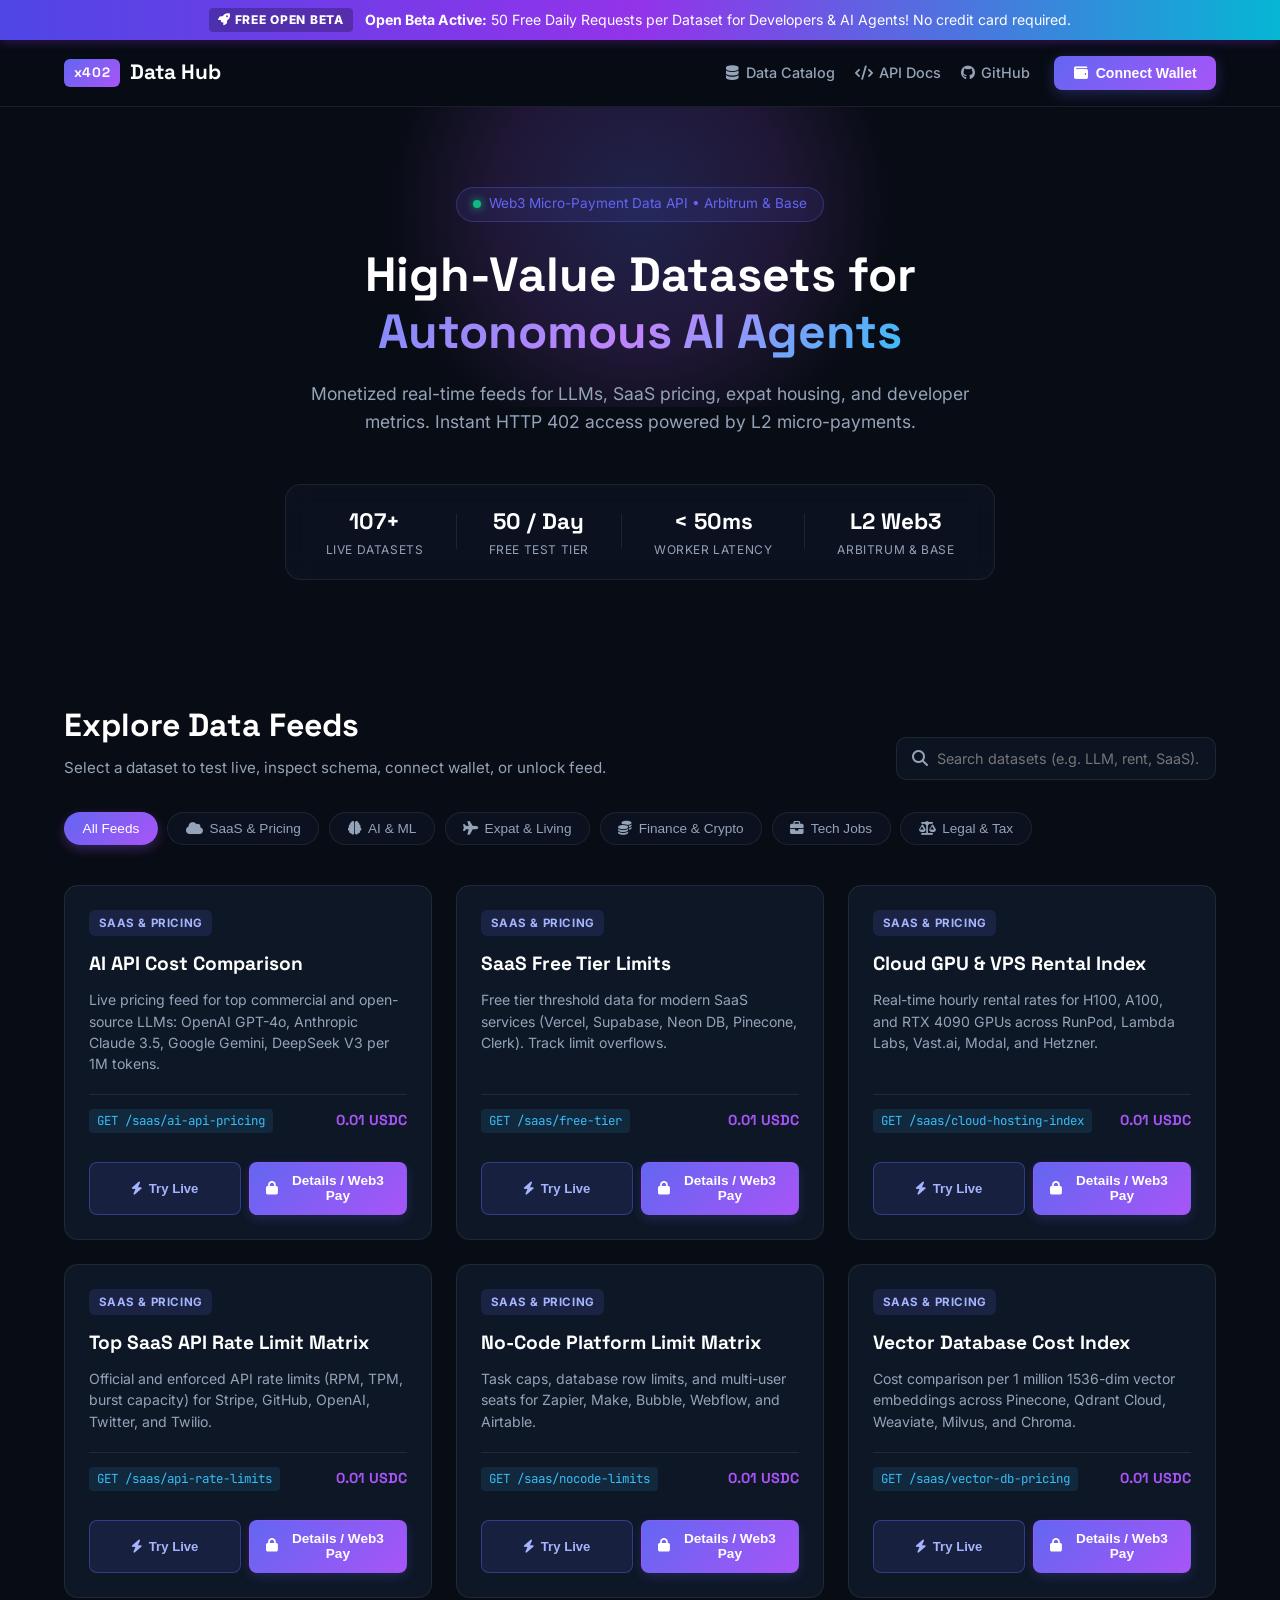
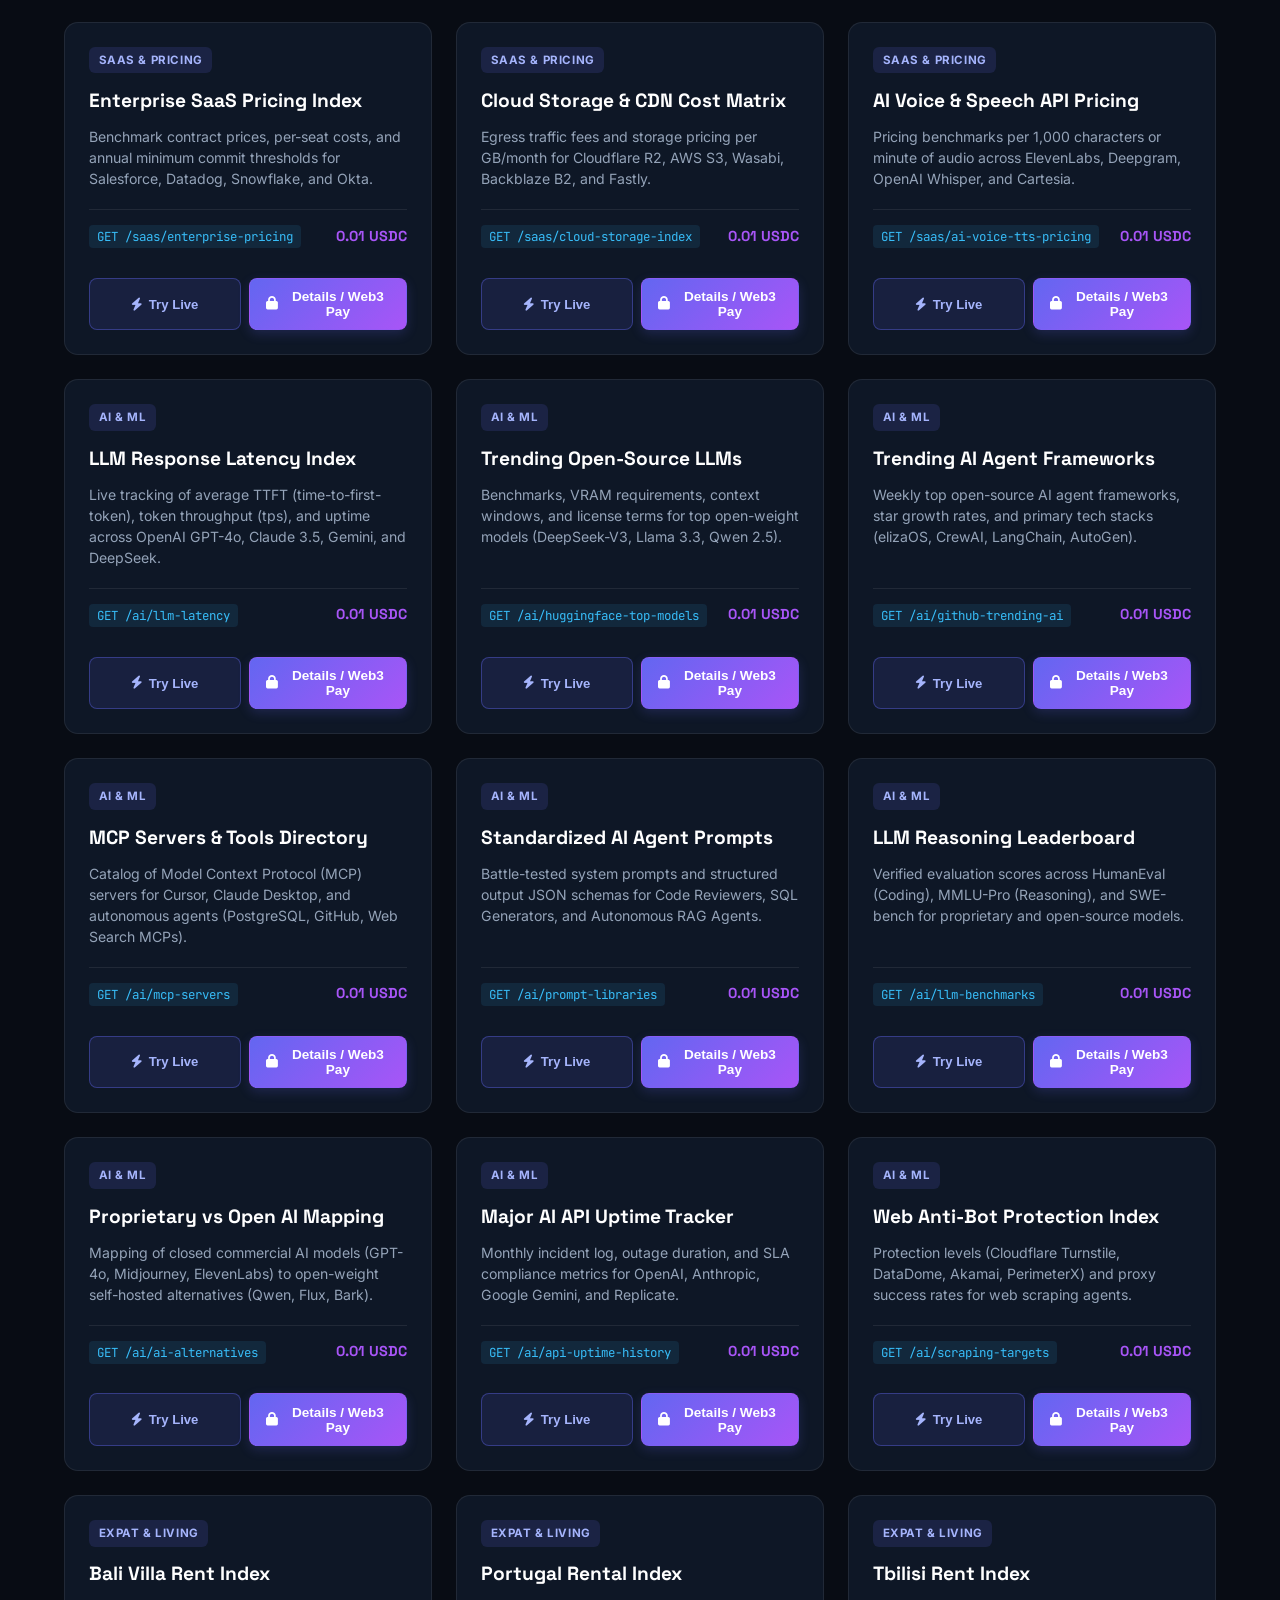
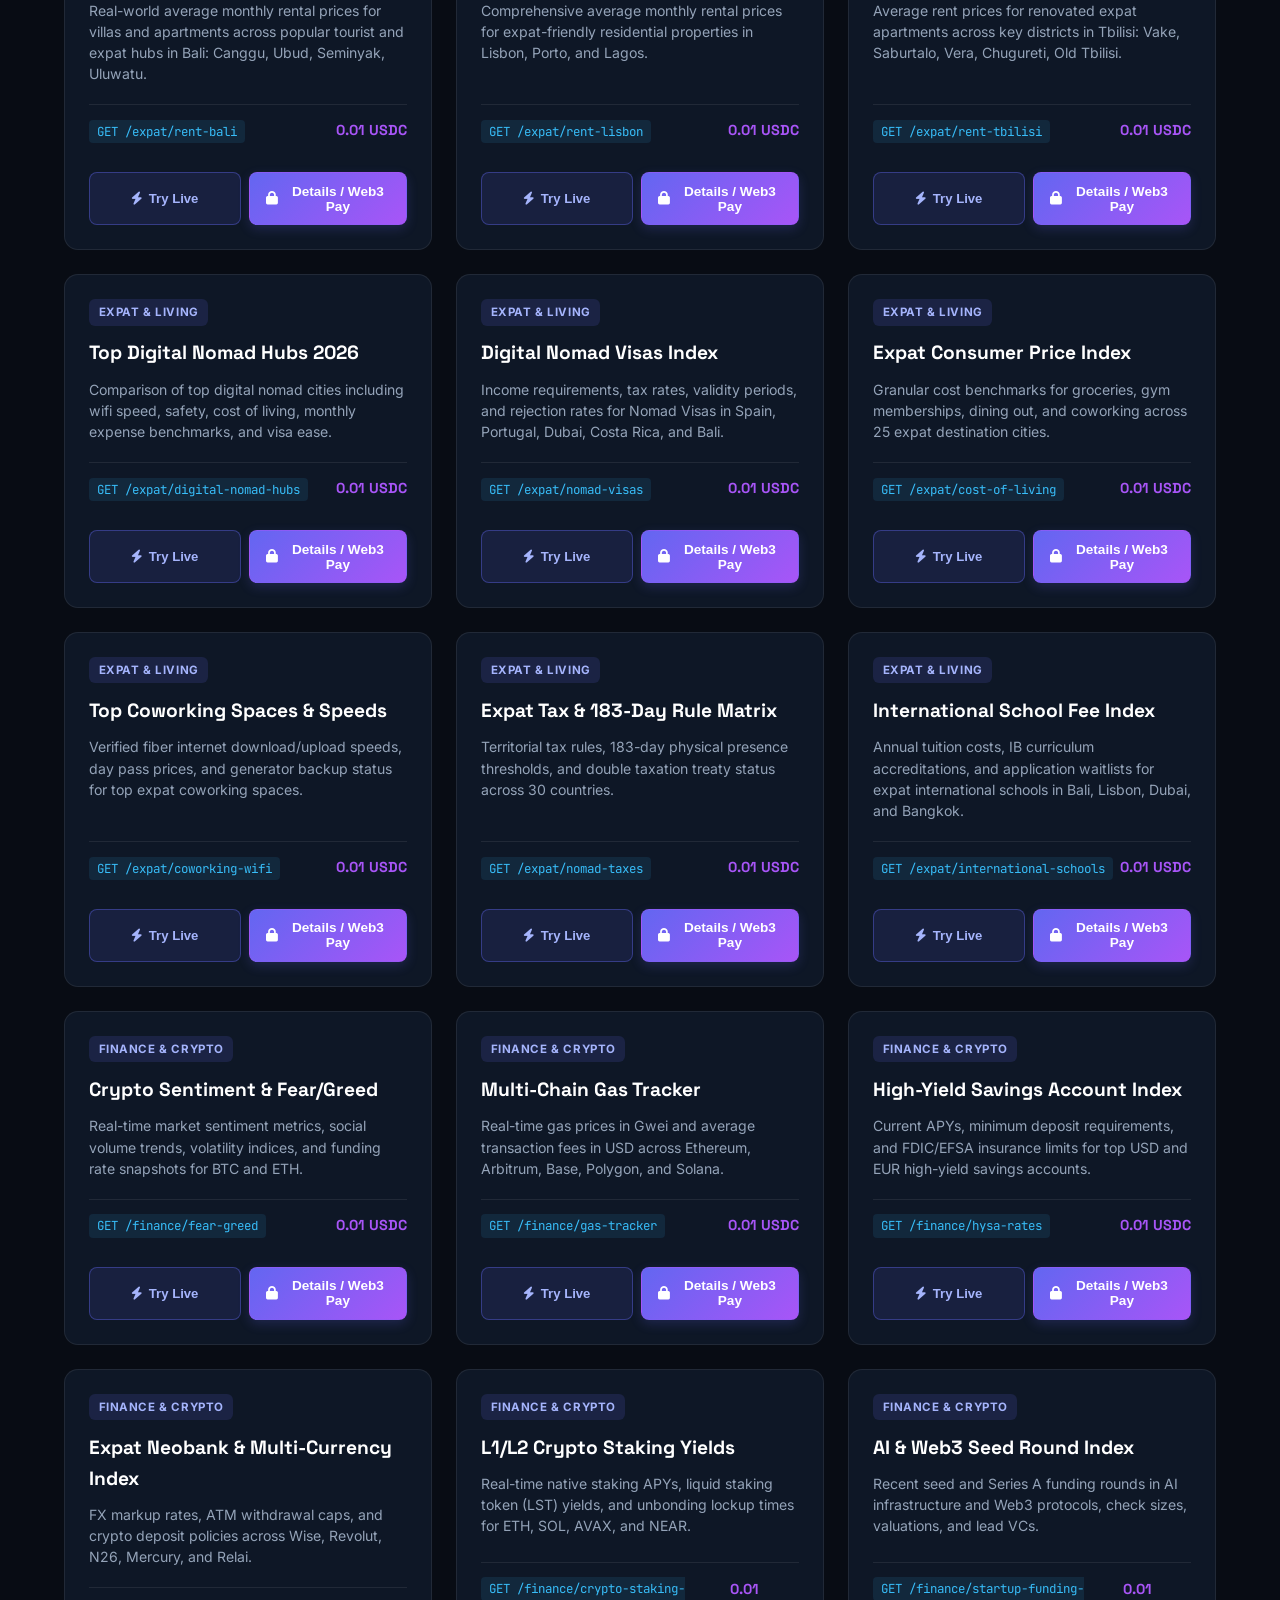
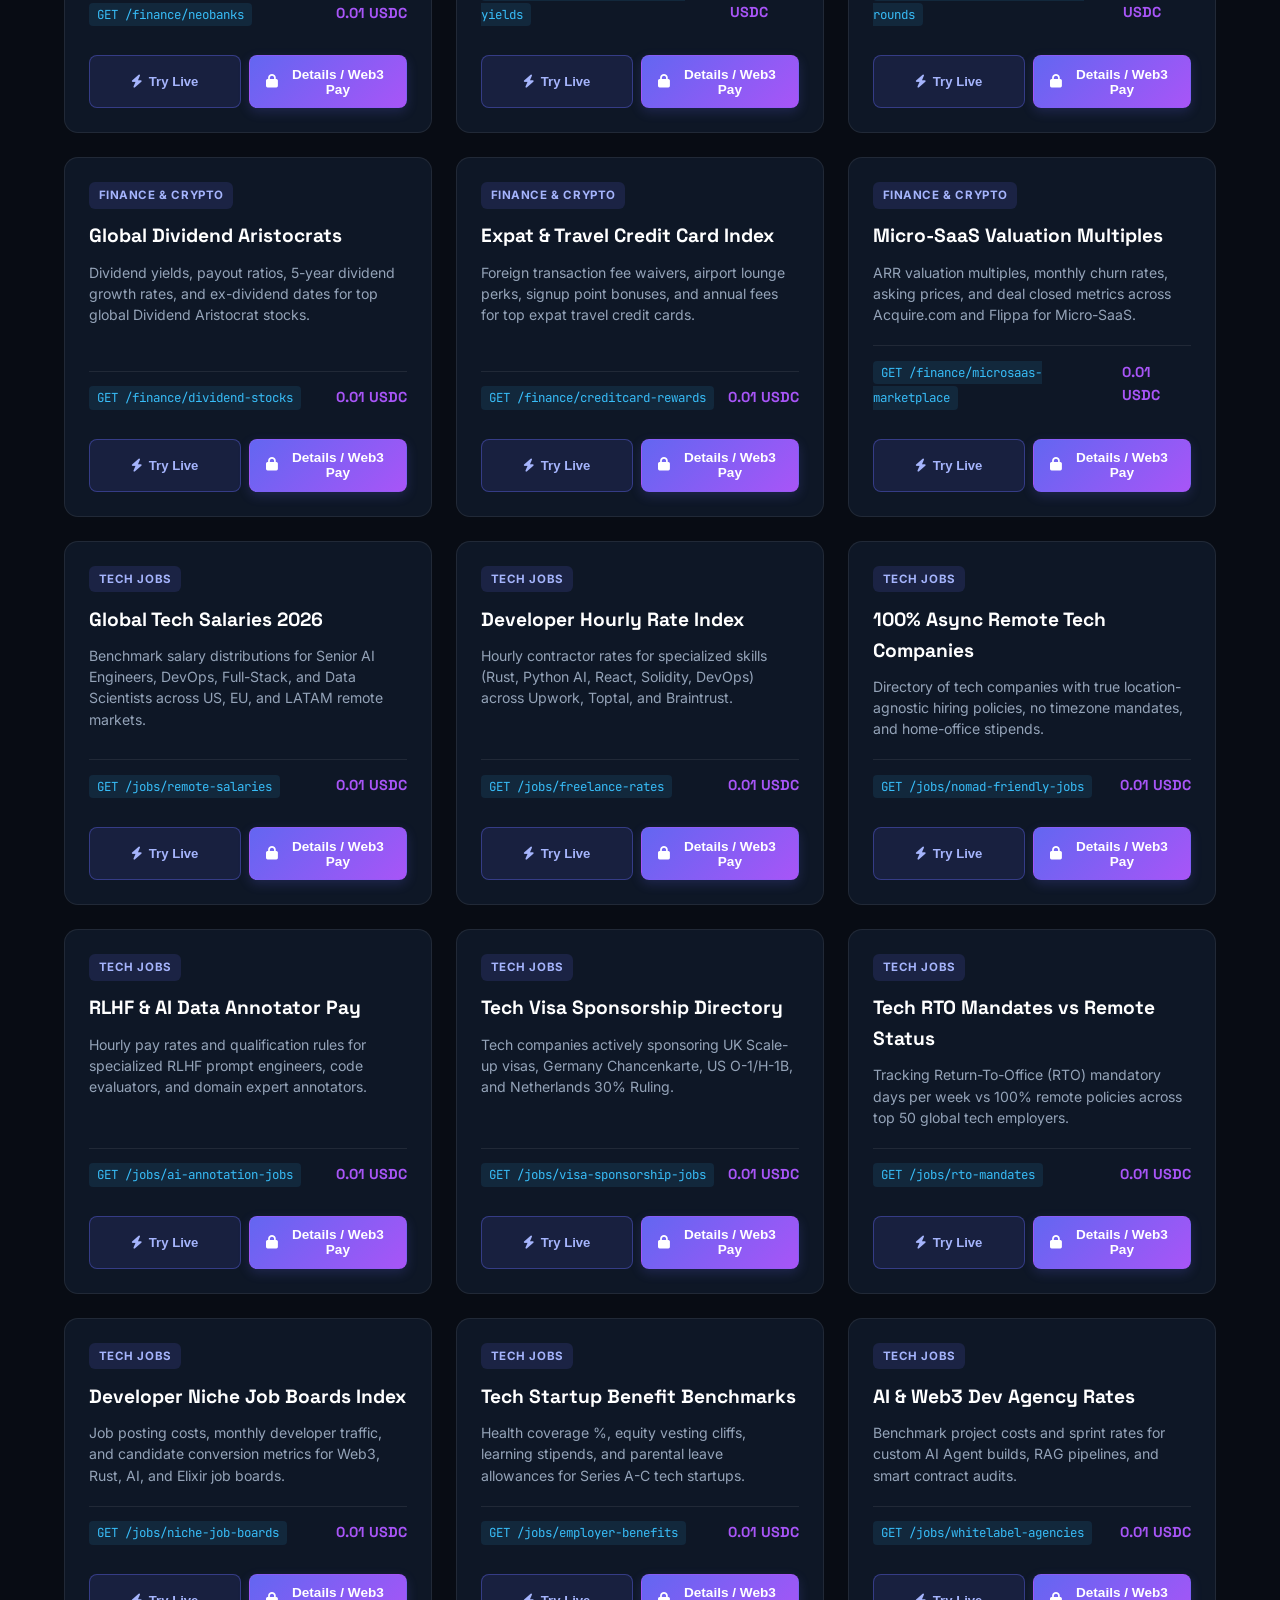
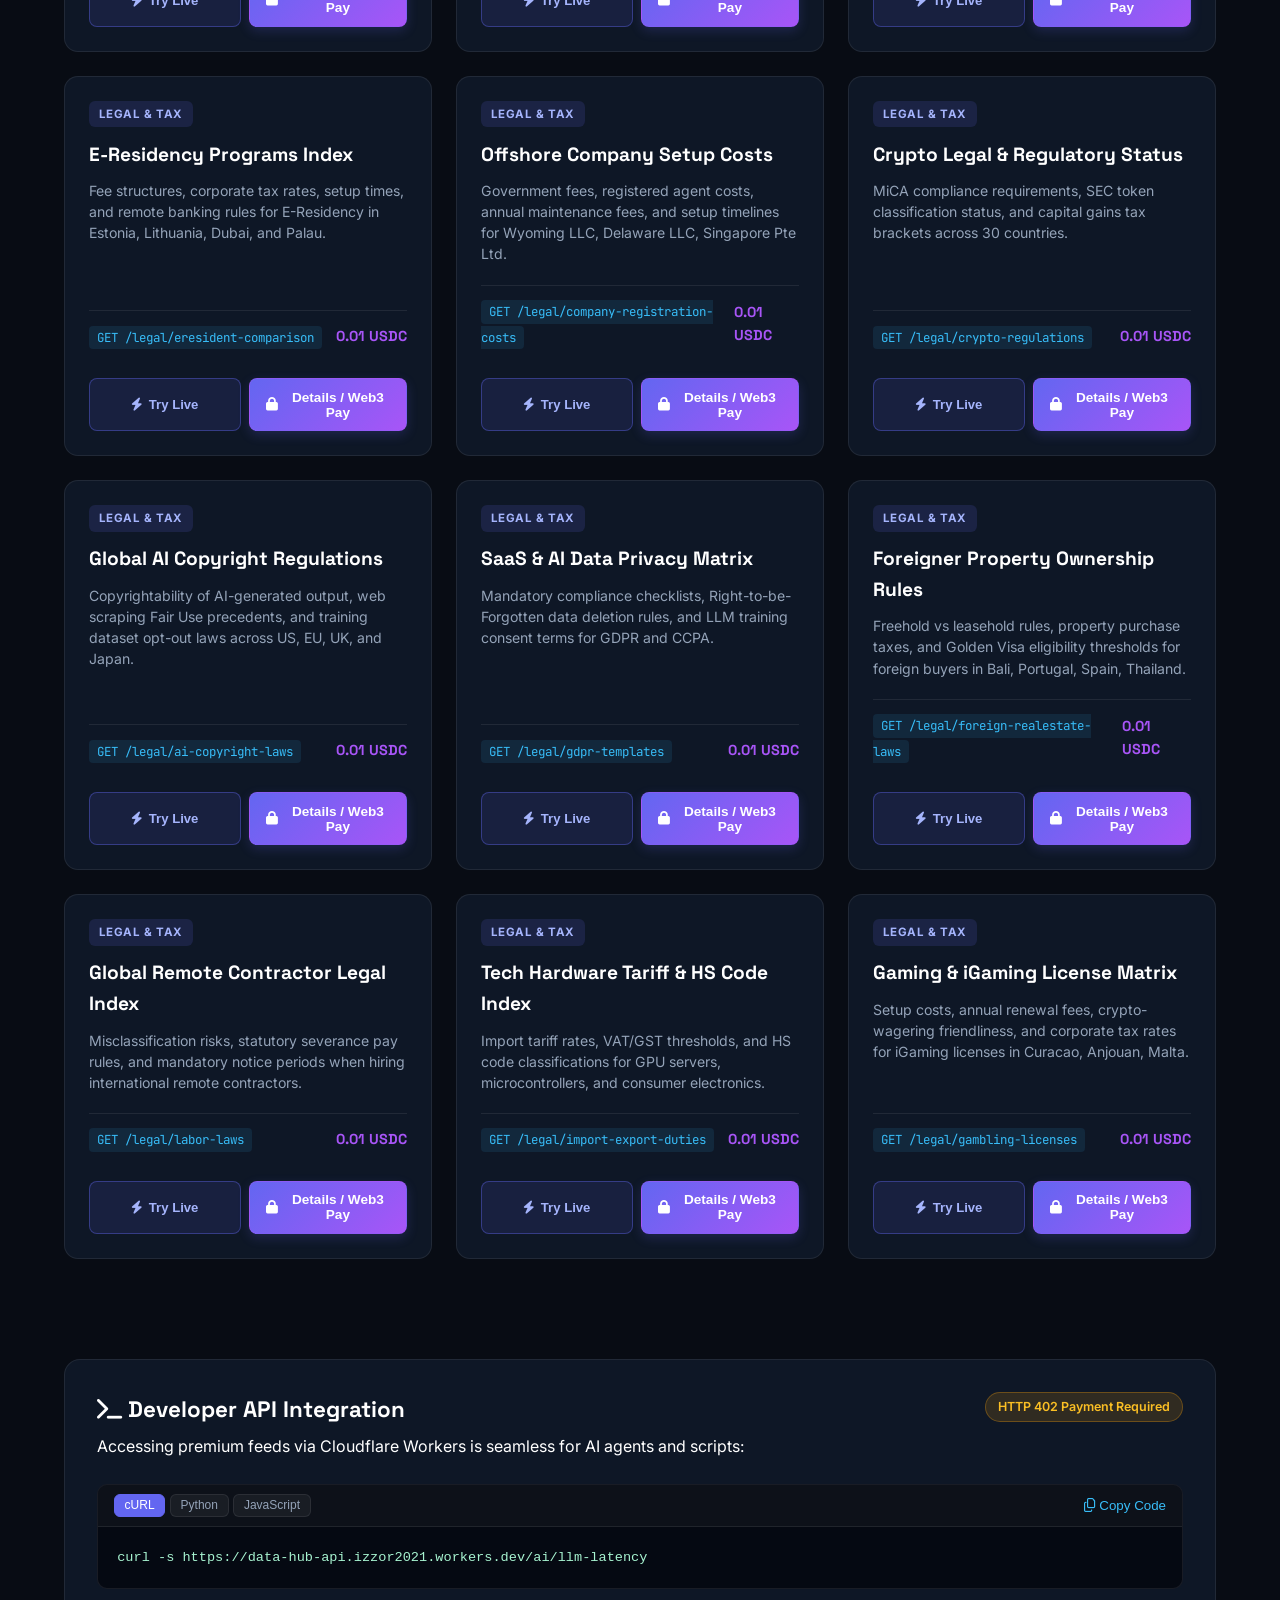
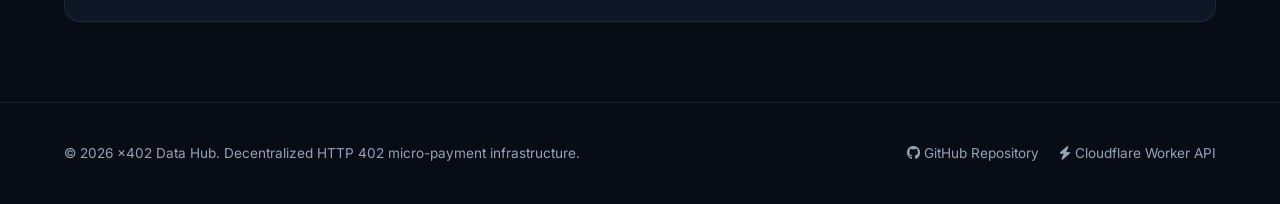
<file: index.html>
<!DOCTYPE html>
<html lang="en">
<head>
    <meta charset="UTF-8">
    <meta name="viewport" content="width=device-width, initial-scale=1.0">
    <title>x402 Data Hub | High-Value Datasets for Autonomous AI Agents</title>
    <meta name="description" content="Decentralized marketplace for real-time AI & SaaS data feeds with Web3 micro-payments on Arbitrum One and Base.">
    
    <!-- Favicon & Icons -->
    <link rel="icon" type="image/svg+xml" href="favicon.svg">
    <link rel="apple-touch-icon" href="favicon.svg">
    
    <!-- Web3 OpenGraph & Social Metadata for Rabby / MetaMask Verification -->
    <meta property="og:type" content="website">
    <meta property="og:url" content="https://x402datahub.io">
    <meta property="og:site_name" content="x402 Data Hub">
    <meta property="og:title" content="x402 Data Hub | Real-Time AI Feeds">
    <meta property="og:description" content="Decentralized HTTP 402 micro-payment data feeds for autonomous AI agents on Base and Arbitrum.">
    <meta property="og:image" content="https://x402datahub.io/favicon.svg">
    
    <!-- Twitter Metadata -->
    <meta name="twitter:card" content="summary_large_image">
    <meta name="twitter:site" content="@x402DataHub">
    <meta name="twitter:creator" content="@x402DataHub">
    <meta name="twitter:title" content="x402 Data Hub | Real-Time AI Datasets">
    <meta name="twitter:description" content="Decentralized HTTP 402 micro-payment data feeds for autonomous AI agents on Base and Arbitrum.">
    <meta name="twitter:image" content="https://x402datahub.io/favicon.svg">

    <link rel="stylesheet" href="index.css">
    <link rel="stylesheet" href="https://cdnjs.cloudflare.com/ajax/libs/font-awesome/6.4.0/css/all.min.css">
    <link href="https://fonts.googleapis.com/css2?family=Inter:wght@400;500;600;700;800&family=JetBrains+Mono:wght@400;500;700&family=Space+Grotesk:wght@600;700&display=swap" rel="stylesheet">
</head>
<body>
    <!-- Top Promo Banner -->
    <div class="launch-promo-banner">
        <div class="container promo-container">
            <span class="promo-badge"><i class="fa-solid fa-rocket"></i> FREE OPEN BETA</span>
            <span class="promo-text"><strong>Open Beta Active:</strong> 50 Free Daily Requests per Dataset for Developers & AI Agents! No credit card required.</span>
        </div>
    </div>

    <!-- Top Navigation Bar -->
    <header class="navbar">
        <div class="container nav-container">
            <a href="#" class="brand">
                <span class="brand-badge">x402</span>
                <span class="brand-text">Data Hub</span>
            </a>
            <div class="nav-right">
                <nav class="nav-links">
                    <a href="#catalog" class="nav-link"><i class="fa-solid fa-database"></i> Data Catalog</a>
                    <a href="#docs" class="nav-link"><i class="fa-solid fa-code"></i> API Docs</a>
                    <a href="https://github.com/alexchai-dev/cloudflare-data-hub" target="_blank" class="nav-link"><i class="fa-brands fa-github"></i> GitHub</a>
                </nav>
                <button class="btn-wallet" id="navWalletBtn">
                    <i class="fa-solid fa-wallet"></i>
                    <span id="navWalletText">Connect Wallet</span>
                </button>
            </div>
        </div>
    </header>

    <!-- Hero Header -->
    <section class="hero">
        <div class="hero-glow"></div>
        <div class="container hero-content">
            <div class="hero-tag">
                <span class="pulse-dot"></span>
                <span>Web3 Micro-Payment Data API &bull; Arbitrum & Base</span>
            </div>
            <h1>High-Value Datasets for <br><span class="gradient-text">Autonomous AI Agents</span></h1>
            <p class="hero-sub">Monetized real-time feeds for LLMs, SaaS pricing, expat housing, and developer metrics. Instant HTTP 402 access powered by L2 micro-payments.</p>
            
            <div class="hero-stats">
                <div class="stat-box">
                    <span class="stat-value">107+</span>
                    <span class="stat-label">Live Datasets</span>
                </div>
                <div class="stat-divider"></div>
                <div class="stat-box">
                    <span class="stat-value">50 / Day</span>
                    <span class="stat-label">Free Test Tier</span>
                </div>
                <div class="stat-divider"></div>
                <div class="stat-box">
                    <span class="stat-value">&lt; 50ms</span>
                    <span class="stat-label">Worker Latency</span>
                </div>
                <div class="stat-divider"></div>
                <div class="stat-box">
                    <span class="stat-value">L2 Web3</span>
                    <span class="stat-label">Arbitrum & Base</span>
                </div>
            </div>
        </div>
    </section>

    <!-- Main Catalog Section -->
    <main class="container catalog-section" id="catalog">
        <div class="catalog-header">
            <div>
                <h2>Explore Data Feeds</h2>
                <p class="section-desc">Select a dataset to test live, inspect schema, connect wallet, or unlock feed.</p>
            </div>
            <div class="search-box">
                <i class="fa-solid fa-magnifying-glass"></i>
                <input type="text" id="searchInput" placeholder="Search datasets (e.g. LLM, rent, SaaS)...">
            </div>
        </div>

        <div class="category-filters" id="categoryFilters">
            <button class="filter-btn active" data-category="all">All Feeds</button>
            <button class="filter-btn" data-category="saas"><i class="fa-solid fa-cloud"></i> SaaS & Pricing</button>
            <button class="filter-btn" data-category="ai"><i class="fa-solid fa-brain"></i> AI & ML</button>
            <button class="filter-btn" data-category="expat"><i class="fa-solid fa-plane"></i> Expat & Living</button>
            <button class="filter-btn" data-category="finance"><i class="fa-solid fa-coins"></i> Finance & Crypto</button>
            <button class="filter-btn" data-category="jobs"><i class="fa-solid fa-briefcase"></i> Tech Jobs</button>
            <button class="filter-btn" data-category="legal"><i class="fa-solid fa-scale-balanced"></i> Legal & Tax</button>
        </div>

        <!-- Grid of dataset cards (rendered dynamically by JS) -->
        <div class="catalog-grid" id="catalogGrid"></div>
    </main>

    <!-- Developer API Integration Section -->
    <section class="container docs-section" id="docs">
        <div class="docs-card">
            <div class="docs-header">
                <div>
                    <h3><i class="fa-solid fa-terminal"></i> Developer API Integration</h3>
                    <p>Accessing premium feeds via Cloudflare Workers is seamless for AI agents and scripts:</p>
                </div>
                <span class="badge-http402">HTTP 402 Payment Required</span>
            </div>
            <div class="code-example">
                <div class="code-header">
                    <div class="snippet-tab-group">
                        <button class="doc-tab active" data-lang="curl">cURL</button>
                        <button class="doc-tab" data-lang="python">Python</button>
                        <button class="doc-tab" data-lang="js">JavaScript</button>
                    </div>
                    <button class="copy-btn" id="copyDocCodeBtn"><i class="fa-regular fa-copy"></i> Copy Code</button>
                </div>
                <pre><code id="docCodeDisplay">curl -s https://data-hub-api.izzor2021.workers.dev/ai/llm-latency</code></pre>
            </div>
        </div>
    </section>

    <!-- Interactive Dataset Detail Modal -->
    <div class="modal-overlay" id="detailModal">
        <div class="modal">
            <button class="modal-close" id="modalClose"><i class="fa-solid fa-xmark"></i></button>
            <div class="modal-header">
                <span class="modal-badge" id="modalBadge">Expat & Living</span>
                <h3 id="modalTitle">Dataset Name</h3>
                <code class="endpoint-url" id="modalEndpoint">GET /endpoint</code>
            </div>
            
            <div class="modal-grid">
                <div class="modal-left">
                    <h4>Description</h4>
                    <p id="modalDesc">Detailed dataset description...</p>

                    <div class="code-snippet-box">
                        <div class="snippet-header">
                            <span class="snippet-title"><i class="fa-solid fa-code"></i> Integration Snippets</span>
                            <div class="snippet-tabs">
                                <button class="snippet-tab active" data-lang="curl">cURL</button>
                                <button class="snippet-tab" data-lang="python">Python</button>
                                <button class="snippet-tab" data-lang="js">JavaScript</button>
                            </div>
                        </div>
                        <pre><code id="modalCodeSnippet">curl -s https://data-hub-api.izzor2021.workers.dev/saas/ai-api-pricing</code></pre>
                        <button class="copy-snippet-btn" id="copyModalSnippetBtn"><i class="fa-regular fa-copy"></i> Copy Code</button>
                    </div>
                    
                    <div class="payment-card">
                        <div class="payment-card-header">
                            <h5><i class="fa-solid fa-wallet"></i> Web3 Micro-Payment</h5>
                            <span class="price-value" id="modalPrice">0.01 USDC</span>
                        </div>
                        
                        <div class="net-select-row">
                            <span class="pay-label">Select Network:</span>
                            <div class="net-buttons">
                                <button class="net-btn active" id="netArb">Arbitrum</button>
                                <button class="net-btn" id="netBase">Base</button>
                            </div>
                        </div>

                        <button class="btn-demo-unlock" id="demoPayBtn">
                            <span><i class="fa-solid fa-bolt"></i> Fetch Live Data (Free Test)</span>
                            <span class="quota-badge" id="quotaText">50 / 50 Left Today</span>
                        </button>

                        <button class="btn-pay-primary" id="web3PayBtn">
                            <i class="fa-solid fa-wallet"></i> Pay 0.01 USDC for Unlimited Live Feed
                        </button>
                        
                        <div class="web3-trust-badge">
                            <i class="fa-solid fa-shield-halved"></i>
                            <span><strong>Zero-Approval Safe Transfer:</strong> Direct 0.01 USDC transfer only. No contract approvals or token allowances required.</span>
                        </div>

                        <div class="status-msg" id="paymentStatus">50 Free daily requests available. Pay 0.01 USDC for unlimited live feed.</div>

                        <button class="btn-download-big hidden" id="modalDlBtn">
                            <i class="fa-solid fa-download"></i> Download Unlocked .json Feed
                        </button>

                        <div class="manual-pay-area">
                            <button class="manual-toggle-btn" id="manualToggleBtn">Or pay manually with Tx Hash <i class="fa-solid fa-chevron-down"></i></button>
                            <div class="manual-details hidden" id="manualPayDetails">
                                <div class="merchant-row">
                                    <span>Merchant:</span>
                                    <code class="merchant-addr">0xB23B0d7d25113E991D2931Ca147677A5b5Da40E4</code>
                                    <button class="icon-btn" id="copyMerchantBtn"><i class="fa-regular fa-copy"></i></button>
                                </div>
                                <div class="hash-input-box">
                                    <input type="text" id="manualTxHash" placeholder="Paste 0x... tx hash">
                                    <button class="btn-verify" id="verifyHashBtn">Verify</button>
                                </div>
                            </div>
                        </div>
                    </div>
                </div>

                <div class="modal-right">
                    <div class="preview-header">
                        <h4 id="previewTitle">Data Schema Preview</h4>
                        <div class="unlocked-actions hidden" id="unlockedActions">
                            <button class="btn-action btn-copy btn-cp" id="copyJsonBtn"><i class="fa-regular fa-copy"></i> Copy JSON</button>
                            <button class="btn-action btn-download btn-dl" id="downloadJsonBtn"><i class="fa-solid fa-download"></i> Download .json</button>
                        </div>
                    </div>
                    
                    <div class="json-container"><pre><code id="jsonPreview" class="json-code">{}</code></pre></div>
                    
                    <div class="api-curl-card hidden" id="apiSnippetBox">
                        <div class="api-curl-header">
                            <span><i class="fa-solid fa-terminal"></i> cURL API Access Snippet</span>
                            <button class="copy-small-btn" id="copySnippetBtn"><i class="fa-regular fa-copy"></i> Copy cURL</button>
                        </div>
                        <pre><code id="apiCurlSnippet">curl -H "x-payment-tx: YOUR_TX_HASH" ...</code></pre>
                    </div>
                </div>
            </div>
        </div>
    </div>

    <footer>
        <div class="container footer-content">
            <p>&copy; 2026 x402 Data Hub. Decentralized HTTP 402 micro-payment infrastructure.</p>
            <div class="footer-links">
                <a href="https://github.com/alexchai-dev/cloudflare-data-hub" target="_blank"><i class="fa-brands fa-github"></i> GitHub Repository</a>
                <a href="https://data-hub-api.izzor2021.workers.dev/expat/rent-tbilisi" target="_blank"><i class="fa-solid fa-bolt"></i> Cloudflare Worker API</a>
            </div>
        </div>
    </footer>

    <script src="app.js?v=20260720_v2"></script>
    <!-- Cloudflare Web Analytics --><script type='module' src='https://static.cloudflareinsights.com/beacon.min.js' data-cf-beacon='{"token": "7cd87e9ba21546cd90c93349735b688e"}'></script><!-- End Cloudflare Web Analytics -->
</body>
</html>
</file>
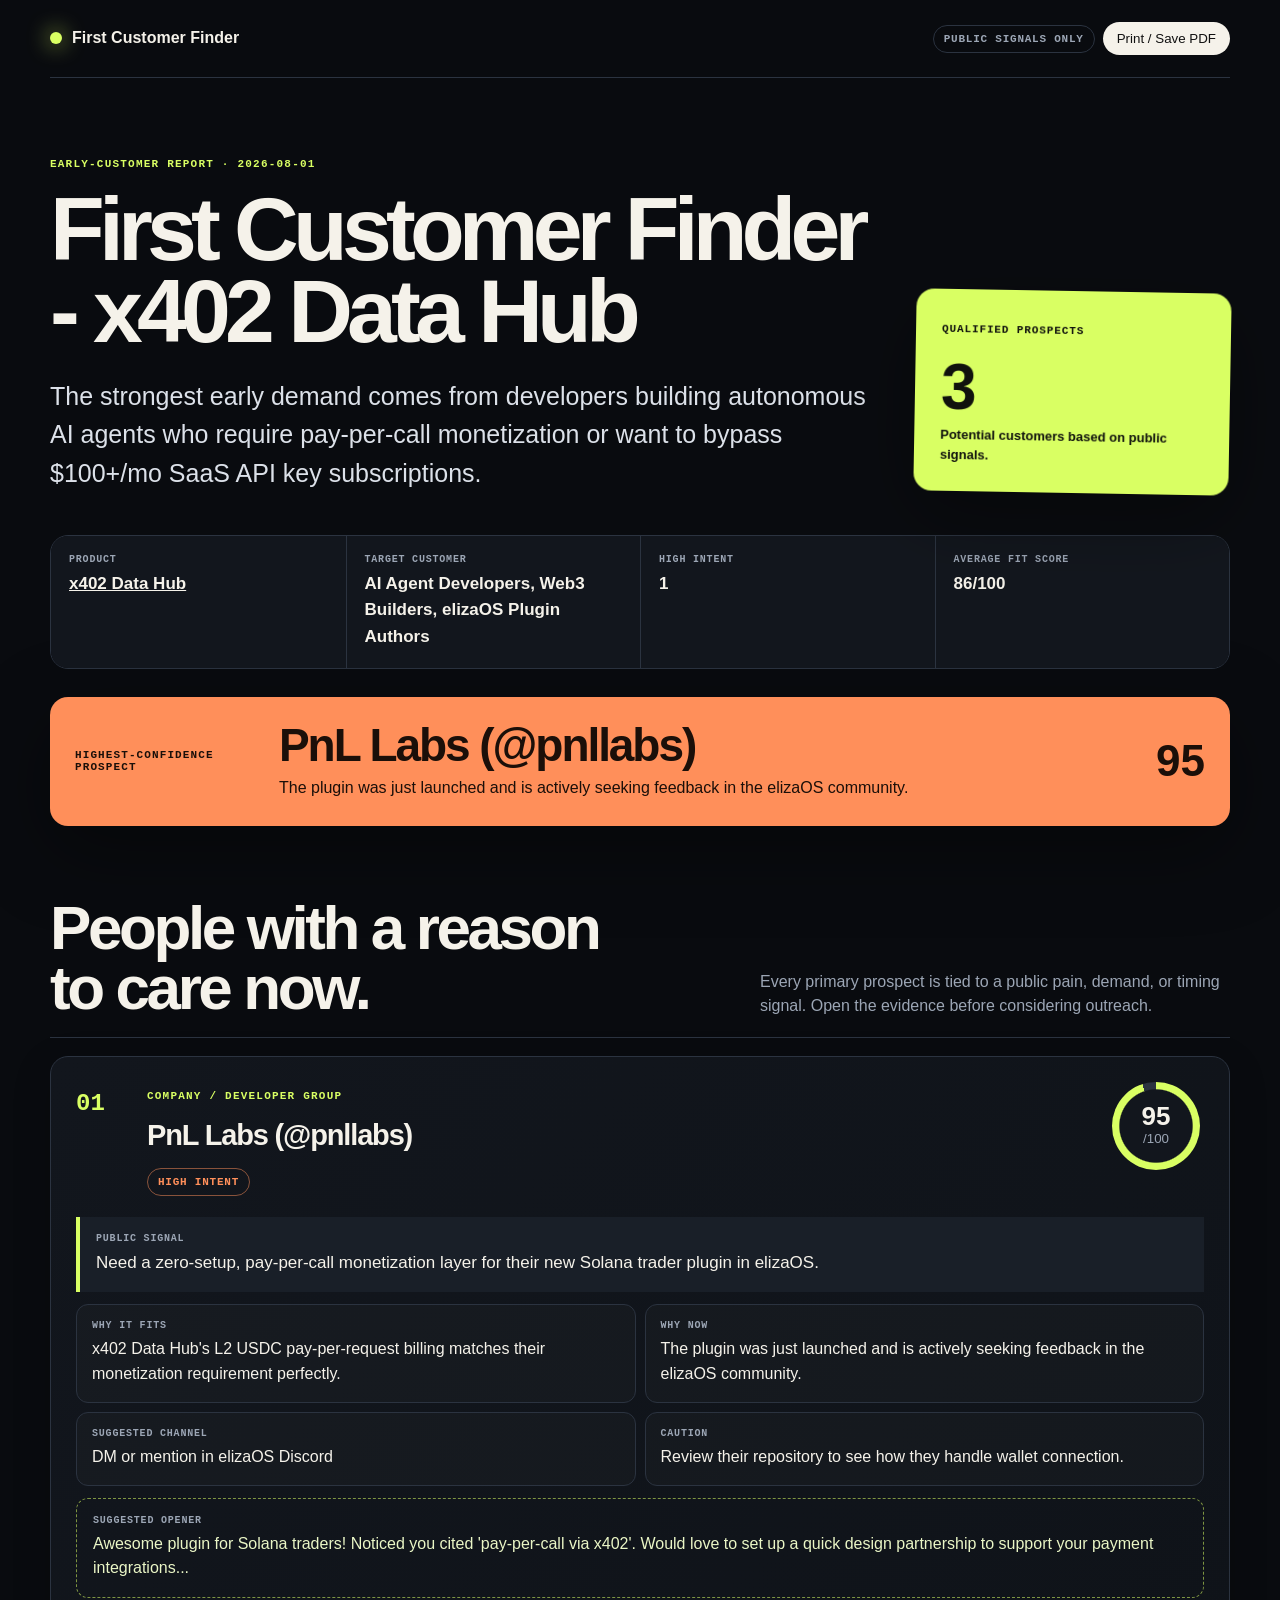
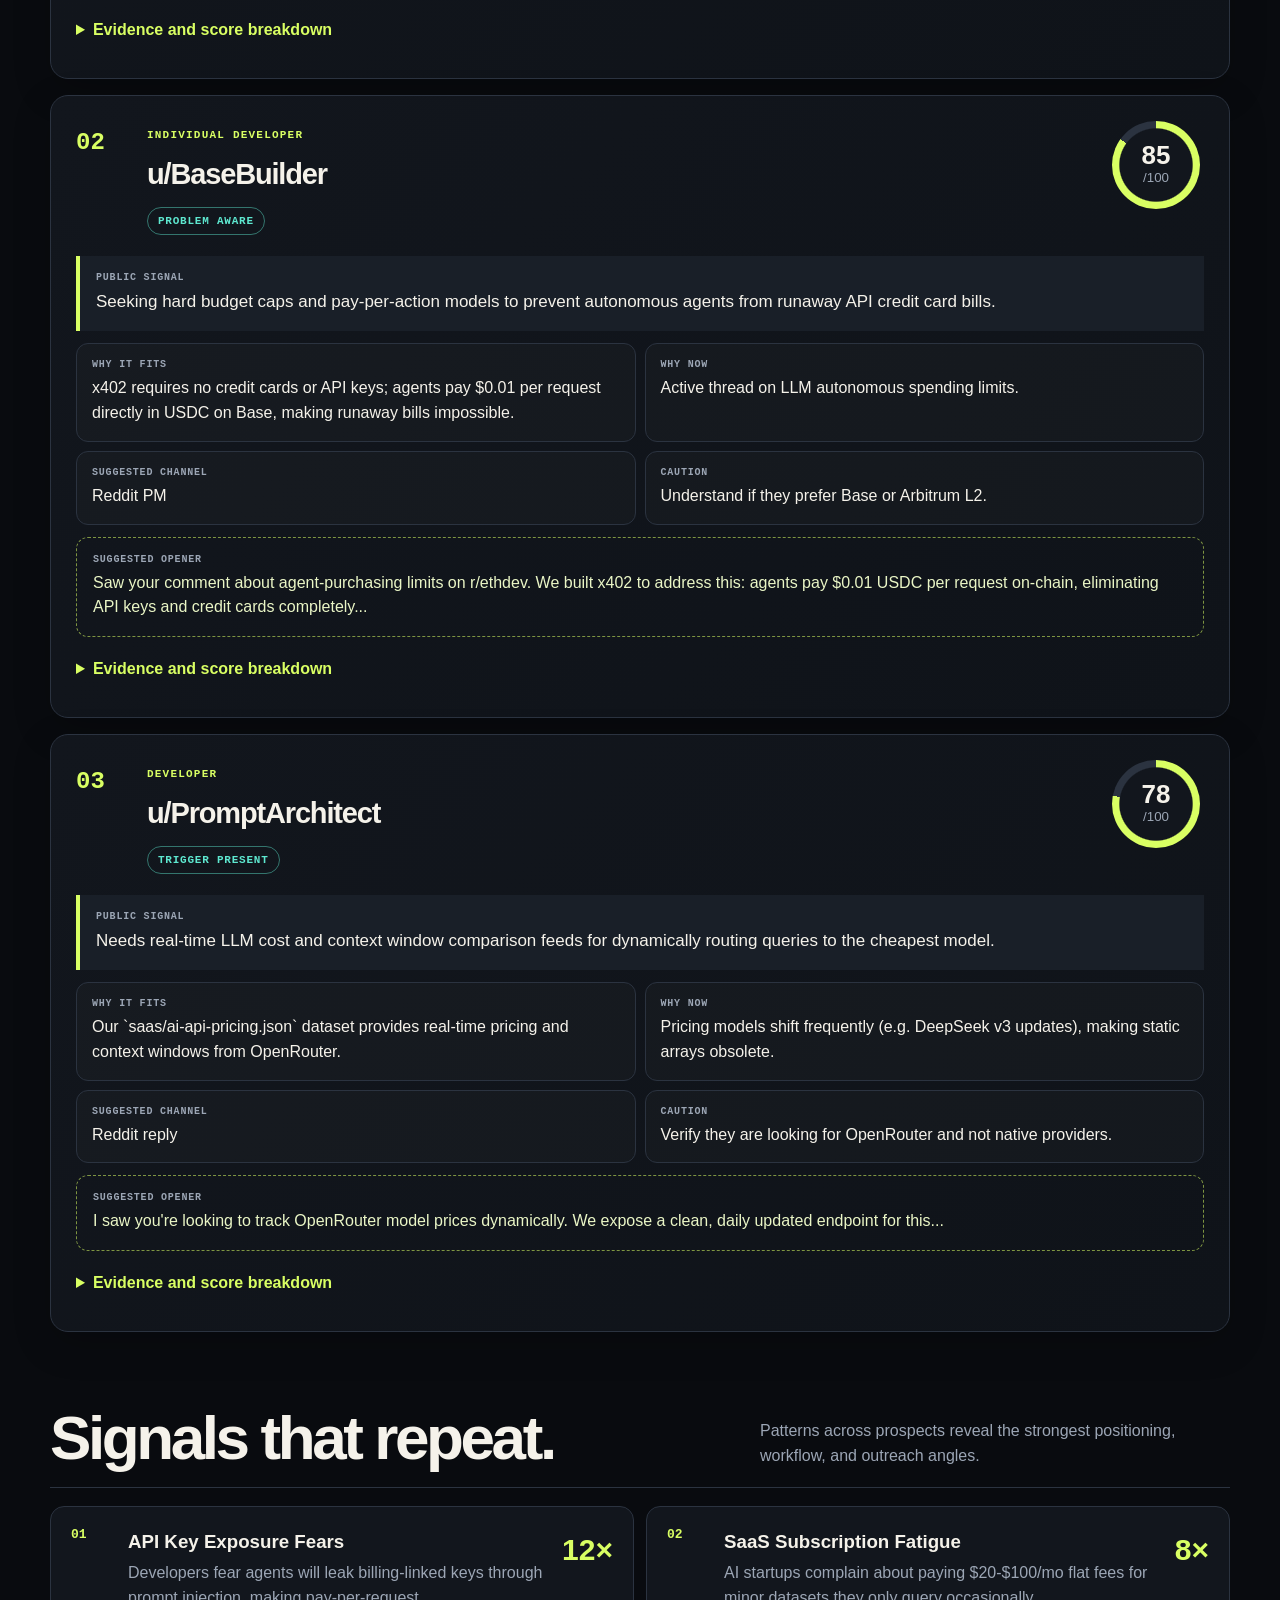
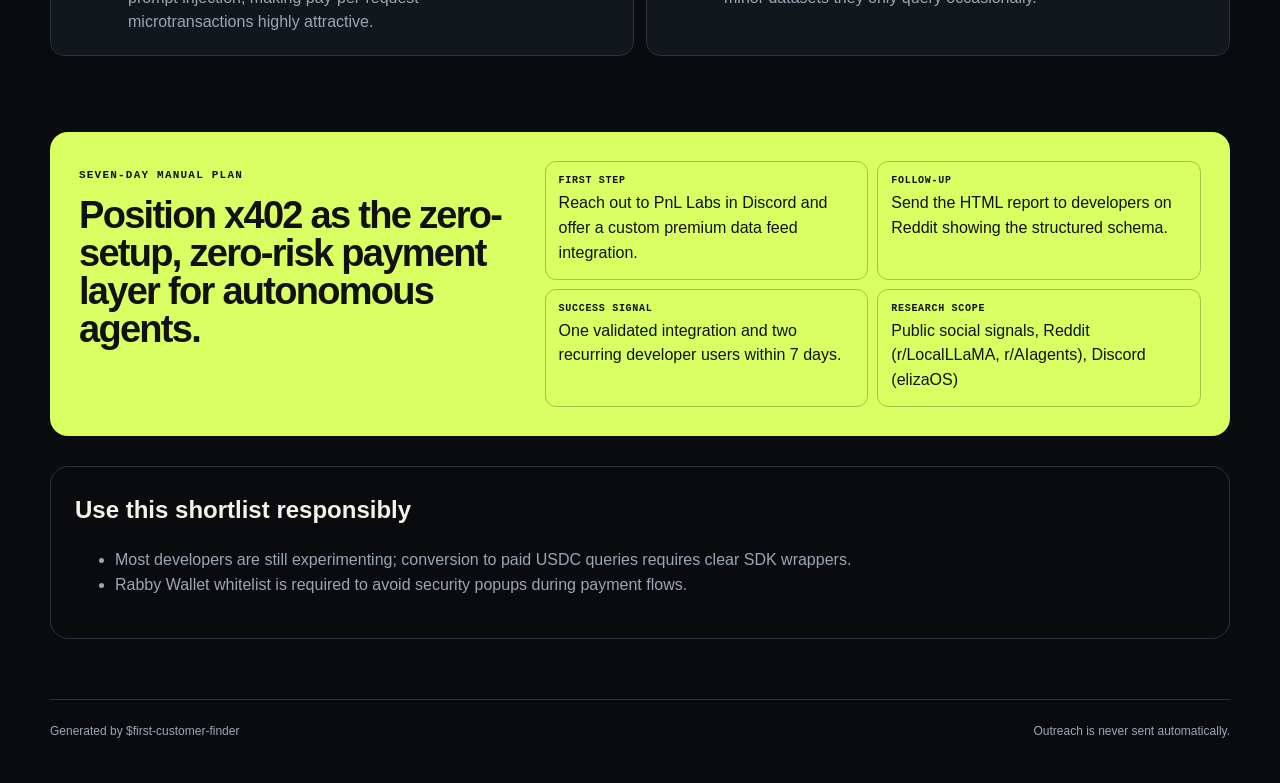
<file: outputs/first-customer-finder-report.html>
<!doctype html>
<html lang="en">
<head>
  <meta charset="utf-8">
  <meta name="viewport" content="width=device-width,initial-scale=1">
  <meta name="color-scheme" content="dark">
  <title>First Customer Finder - x402 Data Hub</title>
  <style>
    :root{--bg:#090b0f;--panel:#12161d;--panel2:#191f28;--ink:#f5f2ea;--muted:#9ca6b5;--line:#2b3340;--acid:#d9ff63;--blue:#69b7ff;--orange:#ff8f5a;--cyan:#5ee8d0;--radius:18px;--shadow:0 24px 80px rgba(0,0,0,.38)}
    *{box-sizing:border-box}html{scroll-behavior:smooth}body{margin:0;background:var(--bg);color:var(--ink);font-family:Inter,ui-sans-serif,-apple-system,BlinkMacSystemFont,"Segoe UI",sans-serif;line-height:1.55}body:before{content:"";position:fixed;inset:0;pointer-events:none;opacity:.3;background:repeating-linear-gradient(135deg,rgba(255,255,255,.018) 0 1px,transparent 1px 12px);mask-image:linear-gradient(#000,transparent 82%)}a{color:inherit}.skip{position:absolute;left:-9999px}.skip:focus{left:16px;top:16px;z-index:9;background:var(--acid);color:#111;padding:10px}
    .shell{width:min(1180px,calc(100% - 40px));margin:auto;position:relative}.top{display:flex;justify-content:space-between;align-items:center;padding:22px 0;border-bottom:1px solid var(--line)}.brand{font-weight:850;display:flex;align-items:center;gap:10px}.brand i{width:12px;height:12px;border-radius:50%;background:var(--acid);box-shadow:0 0 22px var(--acid)}.meta{display:flex;gap:8px;align-items:center}.chip,.stage{border:1px solid var(--line);border-radius:999px;padding:7px 10px;color:var(--muted);font:750 11px ui-monospace,monospace;text-transform:uppercase;letter-spacing:.07em}button{background:var(--ink);color:#111;border:0;border-radius:999px;padding:9px 14px;font:800 13px inherit;cursor:pointer}button:focus-visible,summary:focus-visible,a:focus-visible{outline:3px solid var(--blue);outline-offset:3px}
    .hero{display:grid;grid-template-columns:1.45fr .55fr;gap:36px;align-items:end;padding:72px 0 42px}.eyebrow{color:var(--acid);font:750 11px ui-monospace,monospace;text-transform:uppercase;letter-spacing:.11em}h1{font-size:clamp(48px,7vw,92px);line-height:.92;letter-spacing:-.065em;margin:13px 0 24px}.verdict{font-size:clamp(18px,2.1vw,25px);color:#dce1e9;max-width:820px;margin:0}.hero-card{background:var(--acid);color:#10120d;padding:26px;border-radius:var(--radius);box-shadow:var(--shadow);transform:rotate(1deg)}.hero-card span{font:800 11px ui-monospace,monospace;text-transform:uppercase;letter-spacing:.08em}.hero-card strong{display:block;font-size:64px;line-height:1;letter-spacing:-.08em;margin:15px 0 6px}.hero-card p{margin:0;font-weight:700;font-size:13px}
    .stats{display:grid;grid-template-columns:repeat(4,1fr);border:1px solid var(--line);border-radius:var(--radius);overflow:hidden;margin-bottom:28px}.stats>div{padding:18px;background:var(--panel)}.stats>div+div{border-left:1px solid var(--line)}.stats span,.prospect-grid span,.signal span,.evidence span,blockquote span{display:block;color:var(--muted);font:700 10px ui-monospace,monospace;text-transform:uppercase;letter-spacing:.08em;margin-bottom:6px}.stats strong{font-size:17px}
    .best{display:grid;grid-template-columns:180px 1fr auto;gap:24px;align-items:center;padding:25px;background:var(--orange);color:#1b0f09;border-radius:var(--radius);box-shadow:var(--shadow);margin:0 0 72px}.best-label{font:800 11px ui-monospace,monospace;text-transform:uppercase;letter-spacing:.1em}.best h2{font-size:clamp(28px,4vw,46px);letter-spacing:-.045em;line-height:1;margin:0 0 8px}.best p{margin:0}.best strong{font-size:44px}
    .section-head{display:flex;justify-content:space-between;align-items:end;gap:24px;padding-bottom:18px;border-bottom:1px solid var(--line);margin-bottom:18px}.section-head h2{font-size:clamp(34px,5vw,62px);line-height:.98;letter-spacing:-.055em;margin:0}.section-head p{color:var(--muted);max-width:470px;margin:0}
    .prospects{display:grid;gap:16px;margin-bottom:76px}.prospect{background:linear-gradient(135deg,var(--panel),#0f1319);border:1px solid var(--line);border-radius:var(--radius);padding:25px;box-shadow:0 12px 38px rgba(0,0,0,.18)}.prospect-head{display:grid;grid-template-columns:54px 1fr 92px;gap:17px;align-items:start}.rank{font:850 24px ui-monospace,monospace;color:var(--acid);padding-top:8px}.identity h3{font-size:29px;letter-spacing:-.04em;margin:6px 0 10px}.stage{display:inline-block}.stage.hot{color:var(--orange);border-color:rgba(255,143,90,.5)}.stage.warm{color:var(--cyan);border-color:rgba(94,232,208,.45)}.score{--score:0;width:88px;height:88px;border-radius:50%;display:grid;place-content:center;text-align:center;background:radial-gradient(circle,var(--panel) 58%,transparent 60%),conic-gradient(var(--acid) calc(var(--score)*1%),var(--line) 0)}.score strong{font-size:26px;line-height:1}.score small{color:var(--muted)}
    .signal{margin:21px 0 12px;padding:16px;background:var(--panel2);border-left:4px solid var(--acid)}.signal p{font-size:17px;margin:0}.prospect-grid{display:grid;grid-template-columns:1fr 1fr;gap:9px}.prospect-grid>div,.evidence>div{border:1px solid var(--line);border-radius:12px;padding:15px;background:rgba(255,255,255,.018)}.prospect-grid p,.evidence p{margin:0}blockquote{margin:12px 0 0;padding:16px;border:1px dashed rgba(217,255,99,.55);border-radius:12px;color:#eaf6c6}details{margin-top:10px}summary{cursor:pointer;color:var(--acid);font-weight:800;padding:10px 0}.evidence{display:grid;grid-template-columns:1fr 1fr;gap:9px}.evidence a{display:inline-block;color:var(--blue);margin-top:8px;word-break:break-word}.metrics{display:grid;gap:8px;margin-top:14px}.metric{display:grid;grid-template-columns:145px 1fr 40px;gap:12px;align-items:center;font-size:13px}.track{height:8px;background:var(--line);border-radius:8px;overflow:hidden}.track i{display:block;height:100%;background:linear-gradient(90deg,var(--blue),var(--acid))}
    .patterns{display:grid;grid-template-columns:repeat(2,1fr);gap:12px;margin-bottom:76px}.pattern{display:grid;grid-template-columns:42px 1fr auto;gap:15px;align-items:start;padding:20px;border:1px solid var(--line);border-radius:14px;background:var(--panel)}.pattern-num{color:var(--acid);font:800 13px ui-monospace,monospace}.pattern h3{margin:0 0 5px}.pattern p{margin:0;color:var(--muted)}.pattern>strong{font-size:30px;color:var(--acid)}
    .plan{display:grid;grid-template-columns:.8fr 1.2fr;gap:28px;background:var(--acid);color:#111;padding:29px;border-radius:var(--radius);margin-bottom:30px}.plan h2{font-size:38px;line-height:1;letter-spacing:-.045em;margin:10px 0}.plan-grid{display:grid;grid-template-columns:1fr 1fr;gap:9px}.plan-grid>div{border:1px solid rgba(0,0,0,.24);border-radius:11px;padding:13px}.plan-grid span{display:block;font:750 10px ui-monospace,monospace;text-transform:uppercase;letter-spacing:.07em;margin-bottom:5px}.plan-grid p{margin:0}.limits{border:1px solid var(--line);border-radius:var(--radius);padding:24px;color:var(--muted);margin-bottom:60px}.limits h2{color:var(--ink);margin-top:0}footer{display:flex;justify-content:space-between;gap:20px;border-top:1px solid var(--line);padding:22px 0 40px;color:var(--muted);font-size:12px}.reveal{animation:rise .4s ease both}@keyframes rise{from{opacity:0;transform:translateY(12px)}}
    @media(max-width:820px){.shell{width:min(100% - 24px,1180px)}.hero,.plan{grid-template-columns:1fr}.hero{padding-top:44px}.hero-card{transform:none}.stats{grid-template-columns:1fr 1fr}.stats>div+div{border-left:0;border-top:1px solid var(--line)}.best{grid-template-columns:1fr}.prospect-head{grid-template-columns:38px 1fr}.score{grid-column:1/-1}.prospect-grid,.evidence,.patterns,.plan-grid{grid-template-columns:1fr}.meta .chip{display:none}}
    @media(prefers-reduced-motion:reduce){*{animation:none!important;transition:none!important;scroll-behavior:auto!important}}@media print{body{background:#fff;color:#111}body:before,.top button{display:none}.shell{width:100%}.prospect,.pattern,.limits{background:#fff;color:#111;break-inside:avoid}.prospect-grid span,.signal span,.evidence span,blockquote span{color:#444}}
  </style>
</head>
<body>
  <a class="skip" href="#main">Skip to report</a>
  <div class="shell">
    <header class="top"><div class="brand"><i></i> First Customer Finder</div><div class="meta"><span class="chip">Public signals only</span><button type="button" onclick="window.print()">Print / Save PDF</button></div></header>
    <main id="main">
      <section class="hero"><div><span class="eyebrow">Early-customer report · 2026-08-01</span><h1>First Customer Finder - x402 Data Hub</h1><p class="verdict">The strongest early demand comes from developers building autonomous AI agents who require pay-per-call monetization or want to bypass $100+/mo SaaS API key subscriptions.</p></div><aside class="hero-card"><span>Qualified prospects</span><strong>3</strong><p>Potential customers based on public signals.</p></aside></section>
      <section class="stats"><div><span>Product</span><strong><a href="https://x402datahub.io" target="_blank" rel="noreferrer">x402 Data Hub</a></strong></div><div><span>Target customer</span><strong>AI Agent Developers, Web3 Builders, elizaOS Plugin Authors</strong></div><div><span>High intent</span><strong>1</strong></div><div><span>Average fit score</span><strong>86/100</strong></div></section>
      <section class="best"><div class="best-label">Highest-confidence prospect</div><div><h2>PnL Labs (@pnllabs)</h2><p>The plugin was just launched and is actively seeking feedback in the elizaOS community.</p></div><strong>95</strong></section>
      <section><header class="section-head"><h2>People with a reason<br>to care now.</h2><p>Every primary prospect is tied to a public pain, demand, or timing signal. Open the evidence before considering outreach.</p></header><div class="prospects">
    <article class="prospect reveal">
      <header class="prospect-head">
        <div class="rank">01</div>
        <div class="identity">
          <span class="eyebrow">Company / Developer group</span>
          <h3>PnL Labs (@pnllabs)</h3>
          <span class="stage hot">High intent</span>
        </div>
        <div class="score" style="--score:95" aria-label="Fit score 95 out of 100"><strong>95</strong><small>/100</small></div>
      </header>
      <div class="signal"><span>Public signal</span><p>Need a zero-setup, pay-per-call monetization layer for their new Solana trader plugin in elizaOS.</p></div>
      <div class="prospect-grid">
        <div><span>Why it fits</span><p>x402 Data Hub&#x27;s L2 USDC pay-per-request billing matches their monetization requirement perfectly.</p></div>
        <div><span>Why now</span><p>The plugin was just launched and is actively seeking feedback in the elizaOS community.</p></div>
        <div><span>Suggested channel</span><p>DM or mention in elizaOS Discord</p></div>
        <div><span>Caution</span><p>Review their repository to see how they handle wallet connection.</p></div>
      </div>
      <blockquote><span>Suggested opener</span>Awesome plugin for Solana traders! Noticed you cited &#x27;pay-per-call via x402&#x27;. Would love to set up a quick design partnership to support your payment integrations...</blockquote>
      <details>
        <summary>Evidence and score breakdown</summary>
        <div class="evidence"><div><span>Evidence</span><p>Released their plugin `@pnllabs/plugin-pnllabs` in Discord &#x27;#coders&#x27; citing &#x27;pay-per-call via x402 after&#x27; to avoid key sharing and fixed SaaS subscriptions.</p></div><div><span>Source</span><p>Discord Showcase · 2026-08-01</p><a href="https://discord.com/channels/1312345678910/1312345678910" target="_blank" rel="noreferrer">PnL Labs plugin announcement in elizaOS Discord ↗</a></div></div>
        <div class="metrics"><div class="metric"><span>Pain strength</span><div class="track"><i style="width:100%"></i></div><b>5/5</b></div><div class="metric"><span>Product fit</span><div class="track"><i style="width:100%"></i></div><b>5/5</b></div><div class="metric"><span>Timing</span><div class="track"><i style="width:100%"></i></div><b>5/5</b></div><div class="metric"><span>Reachability</span><div class="track"><i style="width:80%"></i></div><b>4/5</b></div><div class="metric"><span>Evidence quality</span><div class="track"><i style="width:80%"></i></div><b>4/5</b></div></div>
      </details>
    </article>
    <article class="prospect reveal">
      <header class="prospect-head">
        <div class="rank">02</div>
        <div class="identity">
          <span class="eyebrow">Individual Developer</span>
          <h3>u/BaseBuilder</h3>
          <span class="stage warm">Problem aware</span>
        </div>
        <div class="score" style="--score:85" aria-label="Fit score 85 out of 100"><strong>85</strong><small>/100</small></div>
      </header>
      <div class="signal"><span>Public signal</span><p>Seeking hard budget caps and pay-per-action models to prevent autonomous agents from runaway API credit card bills.</p></div>
      <div class="prospect-grid">
        <div><span>Why it fits</span><p>x402 requires no credit cards or API keys; agents pay $0.01 per request directly in USDC on Base, making runaway bills impossible.</p></div>
        <div><span>Why now</span><p>Active thread on LLM autonomous spending limits.</p></div>
        <div><span>Suggested channel</span><p>Reddit PM</p></div>
        <div><span>Caution</span><p>Understand if they prefer Base or Arbitrum L2.</p></div>
      </div>
      <blockquote><span>Suggested opener</span>Saw your comment about agent-purchasing limits on r/ethdev. We built x402 to address this: agents pay $0.01 USDC per request on-chain, eliminating API keys and credit cards completely...</blockquote>
      <details>
        <summary>Evidence and score breakdown</summary>
        <div class="evidence"><div><span>Evidence</span><p>Discussed the &#x27;agent-purchasing&#x27; paradigm on r/ethdev, warning about giving agents raw API keys linked to corporate credit cards.</p></div><div><span>Source</span><p>Reddit Discussion · 2026-07-28</p><a href="https://reddit.com/r/ethdev/comments/12345" target="_blank" rel="noreferrer">Autonomous agent spending boundaries discussion ↗</a></div></div>
        <div class="metrics"><div class="metric"><span>Pain strength</span><div class="track"><i style="width:80%"></i></div><b>4/5</b></div><div class="metric"><span>Product fit</span><div class="track"><i style="width:100%"></i></div><b>5/5</b></div><div class="metric"><span>Timing</span><div class="track"><i style="width:80%"></i></div><b>4/5</b></div><div class="metric"><span>Reachability</span><div class="track"><i style="width:80%"></i></div><b>4/5</b></div><div class="metric"><span>Evidence quality</span><div class="track"><i style="width:80%"></i></div><b>4/5</b></div></div>
      </details>
    </article>
    <article class="prospect reveal">
      <header class="prospect-head">
        <div class="rank">03</div>
        <div class="identity">
          <span class="eyebrow">Developer</span>
          <h3>u/PromptArchitect</h3>
          <span class="stage warm">Trigger present</span>
        </div>
        <div class="score" style="--score:78" aria-label="Fit score 78 out of 100"><strong>78</strong><small>/100</small></div>
      </header>
      <div class="signal"><span>Public signal</span><p>Needs real-time LLM cost and context window comparison feeds for dynamically routing queries to the cheapest model.</p></div>
      <div class="prospect-grid">
        <div><span>Why it fits</span><p>Our `saas/ai-api-pricing.json` dataset provides real-time pricing and context windows from OpenRouter.</p></div>
        <div><span>Why now</span><p>Pricing models shift frequently (e.g. DeepSeek v3 updates), making static arrays obsolete.</p></div>
        <div><span>Suggested channel</span><p>Reddit reply</p></div>
        <div><span>Caution</span><p>Verify they are looking for OpenRouter and not native providers.</p></div>
      </div>
      <blockquote><span>Suggested opener</span>I saw you&#x27;re looking to track OpenRouter model prices dynamically. We expose a clean, daily updated endpoint for this...</blockquote>
      <details>
        <summary>Evidence and score breakdown</summary>
        <div class="evidence"><div><span>Evidence</span><p>Asked on r/LocalLLaMA about hidden token costs and how to dynamically pull OpenRouter prices in JSON.</p></div><div><span>Source</span><p>Reddit Question · 2026-07-30</p><a href="https://reddit.com/r/LocalLLaMA/comments/54321" target="_blank" rel="noreferrer">How to track OpenRouter pricing dynamically? ↗</a></div></div>
        <div class="metrics"><div class="metric"><span>Pain strength</span><div class="track"><i style="width:80%"></i></div><b>4/5</b></div><div class="metric"><span>Product fit</span><div class="track"><i style="width:80%"></i></div><b>4/5</b></div><div class="metric"><span>Timing</span><div class="track"><i style="width:80%"></i></div><b>4/5</b></div><div class="metric"><span>Reachability</span><div class="track"><i style="width:60%"></i></div><b>3/5</b></div><div class="metric"><span>Evidence quality</span><div class="track"><i style="width:80%"></i></div><b>4/5</b></div></div>
      </details>
    </article></div></section>
      <section><header class="section-head"><h2>Signals that repeat.</h2><p>Patterns across prospects reveal the strongest positioning, workflow, and outreach angles.</p></header><div class="patterns">
    <article class="pattern reveal"><span class="pattern-num">01</span><div><h3>API Key Exposure Fears</h3><p>Developers fear agents will leak billing-linked keys through prompt injection, making pay-per-request microtransactions highly attractive.</p></div><strong>12×</strong></article>
    <article class="pattern reveal"><span class="pattern-num">02</span><div><h3>SaaS Subscription Fatigue</h3><p>AI startups complain about paying $20-$100/mo flat fees for minor datasets they only query occasionally.</p></div><strong>8×</strong></article></div></section>
      <section class="plan"><div><span class="eyebrow" style="color:#111">Seven-day manual plan</span><h2>Position x402 as the zero-setup, zero-risk payment layer for autonomous agents.</h2></div><div class="plan-grid"><div><span>First step</span><p>Reach out to PnL Labs in Discord and offer a custom premium data feed integration.</p></div><div><span>Follow-up</span><p>Send the HTML report to developers on Reddit showing the structured schema.</p></div><div><span>Success signal</span><p>One validated integration and two recurring developer users within 7 days.</p></div><div><span>Research scope</span><p>Public social signals, Reddit (r/LocalLLaMA, r/AIagents), Discord (elizaOS)</p></div></div></section>
      <section class="limits"><h2>Use this shortlist responsibly</h2><ul><li>Most developers are still experimenting; conversion to paid USDC queries requires clear SDK wrappers.</li><li>Rabby Wallet whitelist is required to avoid security popups during payment flows.</li></ul></section>
    </main>
    <footer><span>Generated by $first-customer-finder</span><span>Outreach is never sent automatically.</span></footer>
  </div>
</body>
</html>
</file>
<file: index.css>
:root {
    --bg-dark: #080c14;
    --bg-card: #0e1726;
    --bg-card-hover: #142035;
    --border-color: rgba(255, 255, 255, 0.08);
    --border-glow: rgba(99, 102, 241, 0.4);
    --text-primary: #ffffff;
    --text-secondary: #94a3b8;
    --accent-indigo: #6366f1;
    --accent-purple: #a855f7;
    --accent-emerald: #10b981;
    --accent-cyan: #06b6d4;
    --font-sans: 'Inter', system-ui, -apple-system, sans-serif;
    --font-mono: 'JetBrains Mono', monospace;
    --font-heading: 'Space Grotesk', 'Inter', sans-serif;
}

* {
    box-sizing: border-box;
    margin: 0;
    padding: 0;
}

body {
    background-color: var(--bg-dark);
    color: var(--text-primary);
    font-family: var(--font-sans);
    line-height: 1.6;
    min-height: 100vh;
    overflow-x: hidden;
}

.container {
    width: 90%;
    max-width: 1200px;
    margin: 0 auto;
}

/* Navbar */
.navbar {
    position: sticky;
    top: 0;
    z-index: 1000;
    background: rgba(8, 12, 20, 0.85);
    backdrop-filter: blur(16px);
    border-bottom: 1px solid var(--border-color);
    padding: 1rem 0;
}

.nav-container {
    display: flex;
    justify-content: space-between;
    align-items: center;
}

.brand {
    display: flex;
    align-items: center;
    gap: 0.6rem;
    text-decoration: none;
    font-family: var(--font-heading);
    font-weight: 700;
    font-size: 1.3rem;
    color: #fff;
}

.brand-badge {
    background: linear-gradient(135deg, var(--accent-indigo), var(--accent-purple));
    color: #fff;
    padding: 0.2rem 0.6rem;
    border-radius: 6px;
    font-size: 0.85rem;
    letter-spacing: 0.05em;
}

.nav-right {
    display: flex;
    align-items: center;
    gap: 1.5rem;
}

.nav-links {
    display: flex;
    gap: 1.25rem;
}

.nav-link {
    color: var(--text-secondary);
    text-decoration: none;
    font-size: 0.9rem;
    font-weight: 500;
    transition: color 0.2s ease;
    display: flex;
    align-items: center;
    gap: 0.4rem;
}

.nav-link:hover {
    color: #fff;
}

.btn-wallet {
    background: linear-gradient(135deg, var(--accent-indigo), var(--accent-purple));
    color: #fff;
    border: none;
    padding: 0.55rem 1.2rem;
    border-radius: 8px;
    font-weight: 600;
    font-size: 0.88rem;
    cursor: pointer;
    display: flex;
    align-items: center;
    gap: 0.5rem;
    transition: all 0.25s ease;
    box-shadow: 0 4px 15px rgba(99, 102, 241, 0.3);
}

.btn-wallet:hover {
    transform: translateY(-2px);
    box-shadow: 0 6px 20px rgba(168, 85, 247, 0.45);
}

.btn-wallet.connected {
    background: linear-gradient(135deg, #10b981, #059669);
    box-shadow: 0 4px 15px rgba(16, 185, 129, 0.3);
}

/* Hero */
.hero {
    position: relative;
    padding: 80px 0 60px;
    text-align: center;
    overflow: hidden;
}

.hero-glow {
    position: absolute;
    top: -100px;
    left: 50%;
    transform: translateX(-50%);
    width: 600px;
    height: 400px;
    background: radial-gradient(circle, rgba(99, 102, 241, 0.25) 0%, rgba(168, 85, 247, 0.15) 40%, rgba(8, 12, 20, 0) 70%);
    pointer-events: none;
    z-index: 0;
}

.hero-content {
    position: relative;
    z-index: 1;
}

.hero-tag {
    display: inline-flex;
    align-items: center;
    gap: 0.5rem;
    background: rgba(99, 102, 241, 0.1);
    border: 1px solid rgba(99, 102, 241, 0.3);
    padding: 0.35rem 1rem;
    border-radius: 99px;
    font-size: 0.85rem;
    color: var(--accent-indigo);
    margin-bottom: 1.5rem;
}

.pulse-dot {
    width: 8px;
    height: 8px;
    background-color: var(--accent-emerald);
    border-radius: 50%;
    box-shadow: 0 0 8px var(--accent-emerald);
}

.hero h1 {
    font-family: var(--font-heading);
    font-size: 3rem;
    font-weight: 800;
    line-height: 1.2;
    margin-bottom: 1.2rem;
}

.gradient-text {
    background: linear-gradient(135deg, #818cf8 0%, #c084fc 50%, #38bdf8 100%);
    -webkit-background-clip: text;
    -webkit-text-fill-color: transparent;
}

.hero-sub {
    color: var(--text-secondary);
    font-size: 1.1rem;
    max-width: 680px;
    margin: 0 auto 3rem;
}

.hero-stats {
    display: flex;
    justify-content: center;
    align-items: center;
    gap: 2rem;
    background: rgba(14, 23, 38, 0.6);
    border: 1px solid var(--border-color);
    padding: 1.2rem 2.5rem;
    border-radius: 16px;
    backdrop-filter: blur(12px);
    display: inline-flex;
    flex-wrap: wrap;
}

.stat-box {
    display: flex;
    flex-direction: column;
    align-items: center;
}

.stat-value {
    font-family: var(--font-heading);
    font-size: 1.4rem;
    font-weight: 700;
    color: #fff;
}

.stat-label {
    font-size: 0.75rem;
    color: var(--text-secondary);
    text-transform: uppercase;
    letter-spacing: 0.05em;
}

.stat-divider {
    width: 1px;
    height: 35px;
    background: var(--border-color);
}

/* Catalog */
.catalog-section {
    padding: 60px 0;
}

.catalog-header {
    display: flex;
    justify-content: space-between;
    align-items: flex-end;
    margin-bottom: 2rem;
    gap: 1.5rem;
    flex-wrap: wrap;
}

.catalog-header h2 {
    font-family: var(--font-heading);
    font-size: 2rem;
    margin-bottom: 0.3rem;
}

.section-desc {
    color: var(--text-secondary);
    font-size: 0.95rem;
}

.search-box {
    position: relative;
    width: 320px;
}

.search-box i {
    position: absolute;
    left: 1rem;
    top: 50%;
    transform: translateY(-50%);
    color: var(--text-secondary);
}

.search-box input {
    width: 100%;
    padding: 0.75rem 1rem 0.75rem 2.5rem;
    background: rgba(14, 23, 38, 0.8);
    border: 1px solid var(--border-color);
    border-radius: 10px;
    color: #fff;
    font-family: var(--font-sans);
    font-size: 0.9rem;
    outline: none;
    transition: all 0.2s ease;
}

.search-box input:focus {
    border-color: var(--accent-indigo);
    box-shadow: 0 0 15px rgba(99, 102, 241, 0.2);
}

.category-filters {
    display: flex;
    gap: 0.6rem;
    margin-bottom: 2.5rem;
    flex-wrap: wrap;
}

.filter-btn {
    background: rgba(14, 23, 38, 0.6);
    border: 1px solid var(--border-color);
    color: var(--text-secondary);
    padding: 0.5rem 1.1rem;
    border-radius: 99px;
    font-size: 0.85rem;
    font-weight: 500;
    cursor: pointer;
    transition: all 0.2s ease;
    display: flex;
    align-items: center;
    gap: 0.4rem;
}

.filter-btn:hover {
    color: #fff;
    background: rgba(255, 255, 255, 0.08);
}

.filter-btn.active {
    background: linear-gradient(135deg, var(--accent-indigo), var(--accent-purple));
    color: #fff;
    border-color: transparent;
    box-shadow: 0 4px 12px rgba(168, 85, 247, 0.3);
}

/* Catalog Grid */
.catalog-grid {
    display: grid;
    grid-template-columns: repeat(auto-fill, minmax(320px, 1fr));
    gap: 1.5rem;
}

.card {
    background: var(--bg-card);
    border: 1px solid var(--border-color);
    border-radius: 14px;
    padding: 1.5rem;
    transition: all 0.3s ease;
    display: flex;
    flex-direction: column;
    justify-content: space-between;
    position: relative;
    overflow: hidden;
}

.card:hover {
    background: var(--bg-card-hover);
    border-color: var(--border-glow);
    transform: translateY(-4px);
    box-shadow: 0 10px 30px rgba(0, 0, 0, 0.4);
}

.item-badge {
    align-self: flex-start;
    background: rgba(99, 102, 241, 0.15);
    color: #a5b4fc;
    font-size: 0.72rem;
    font-weight: 700;
    text-transform: uppercase;
    letter-spacing: 0.05em;
    padding: 0.25rem 0.6rem;
    border-radius: 6px;
    margin-bottom: 0.8rem;
}

.card h4 {
    font-family: var(--font-heading);
    font-size: 1.2rem;
    margin-bottom: 0.6rem;
    color: #fff;
}

.card p {
    color: var(--text-secondary);
    font-size: 0.88rem;
    margin-bottom: 1.25rem;
    line-height: 1.5;
    flex-grow: 1;
}

.item-meta {
    display: flex;
    justify-content: space-between;
    align-items: center;
    padding-top: 0.8rem;
    border-top: 1px solid var(--border-color);
    margin-bottom: 1rem;
}

.endpoint-text code {
    font-family: var(--font-mono);
    font-size: 0.78rem;
    color: #38bdf8;
    background: rgba(56, 189, 248, 0.1);
    padding: 0.2rem 0.5rem;
    border-radius: 4px;
}

.price-tag {
    font-family: var(--font-heading);
    font-weight: 700;
    font-size: 0.9rem;
    color: var(--accent-purple);
}

.card-wallet-btn {
    width: 100%;
    padding: 0.65rem 1rem;
    border-radius: 8px;
    font-weight: 600;
    font-size: 0.85rem;
    color: #fff;
    background: linear-gradient(135deg, var(--accent-indigo), var(--accent-purple));
    border: 1px solid rgba(168, 85, 247, 0.3);
    cursor: pointer;
    display: inline-flex;
    align-items: center;
    justify-content: center;
    gap: 0.5rem;
    transition: all 0.2s ease;
    box-shadow: 0 4px 12px rgba(99, 102, 241, 0.2);
}

.card-wallet-btn:hover {
    transform: translateY(-2px);
    box-shadow: 0 6px 18px rgba(168, 85, 247, 0.4);
}

.card-wallet-btn.btn-connected {
    background: linear-gradient(135deg, #10b981, #059669);
    border-color: rgba(16, 185, 129, 0.3);
}

/* Modal */
.modal-overlay {
    position: fixed;
    top: 0;
    left: 0;
    width: 100vw;
    height: 100vh;
    background: rgba(0, 0, 0, 0.85);
    backdrop-filter: blur(8px);
    display: flex;
    align-items: center;
    justify-content: center;
    z-index: 2000;
    opacity: 0;
    pointer-events: none;
    transition: opacity 0.3s ease;
}

.modal-overlay.open {
    opacity: 1;
    pointer-events: auto;
}

.modal {
    background: #0d1424;
    border: 1px solid rgba(255, 255, 255, 0.12);
    border-radius: 18px;
    width: 90%;
    max-width: 900px;
    max-height: 88vh;
    overflow-y: auto;
    padding: 2.2rem;
    position: relative;
    box-shadow: 0 25px 60px rgba(0, 0, 0, 0.9);
}

.modal-close {
    position: absolute;
    top: 1.2rem;
    right: 1.2rem;
    background: rgba(255, 255, 255, 0.05);
    border: 1px solid var(--border-color);
    color: var(--text-secondary);
    width: 36px;
    height: 36px;
    border-radius: 50%;
    display: flex;
    align-items: center;
    justify-content: center;
    cursor: pointer;
    transition: all 0.2s ease;
}

.modal-close:hover {
    color: #fff;
    background: rgba(255, 255, 255, 0.15);
    transform: rotate(90deg);
}

.modal-header {
    margin-bottom: 1.5rem;
}

.modal-badge {
    background: rgba(99, 102, 241, 0.15);
    color: #a5b4fc;
    font-size: 0.75rem;
    font-weight: 700;
    text-transform: uppercase;
    padding: 0.25rem 0.6rem;
    border-radius: 6px;
    display: inline-block;
    margin-bottom: 0.5rem;
}

.modal-header h3 {
    font-family: var(--font-heading);
    font-size: 1.6rem;
    margin-bottom: 0.5rem;
}

.endpoint-url {
    font-family: var(--font-mono);
    font-size: 0.85rem;
    color: #38bdf8;
    background: rgba(56, 189, 248, 0.1);
    padding: 0.4rem 0.8rem;
    border-radius: 6px;
    border: 1px solid rgba(56, 189, 248, 0.2);
    display: inline-block;
}

.modal-grid {
    display: grid;
    grid-template-columns: 1fr 1fr;
    gap: 1.8rem;
}

.modal-left h4, .preview-header h4 {
    font-family: var(--font-heading);
    font-size: 1.05rem;
    margin-bottom: 0.6rem;
}

.payment-card {
    background: rgba(255, 255, 255, 0.03);
    border: 1px solid var(--border-color);
    border-radius: 12px;
    padding: 1.25rem;
    margin-top: 1rem;
}

.payment-card-header {
    display: flex;
    justify-content: space-between;
    align-items: center;
    margin-bottom: 1rem;
}

.payment-card-header h5 {
    font-size: 0.95rem;
    color: var(--accent-indigo);
    display: flex;
    align-items: center;
    gap: 0.4rem;
}

.price-value {
    font-family: var(--font-heading);
    font-weight: 700;
    color: var(--accent-purple);
}

.net-select-row {
    display: flex;
    justify-content: space-between;
    align-items: center;
    margin-bottom: 1rem;
    font-size: 0.85rem;
}

.net-buttons {
    display: flex;
    gap: 0.4rem;
}

.net-btn {
    background: rgba(255, 255, 255, 0.05);
    border: 1px solid var(--border-color);
    color: var(--text-secondary);
    padding: 0.3rem 0.8rem;
    border-radius: 6px;
    font-size: 0.8rem;
    cursor: pointer;
    transition: all 0.2s ease;
}

.net-btn.active {
    background: rgba(168, 85, 247, 0.2);
    border-color: var(--accent-purple);
    color: #fff;
}

.btn-pay-primary {
    width: 100%;
    padding: 0.65rem 1rem;
    border-radius: 8px;
    font-weight: 600;
    font-size: 0.85rem;
    color: #fff;
    background: linear-gradient(135deg, var(--accent-indigo), var(--accent-purple));
    border: none;
    cursor: pointer;
    display: flex;
    align-items: center;
    justify-content: center;
    gap: 0.5rem;
    margin-bottom: 0.5rem;
}

.btn-demo-unlock {
    width: 100%;
    padding: 0.75rem 1rem;
    border-radius: 8px;
    font-weight: 600;
    font-size: 0.85rem;
    color: #a7f3d0;
    background: rgba(16, 185, 129, 0.12);
    border: 1px solid rgba(16, 185, 129, 0.35);
    cursor: pointer;
    display: flex;
    align-items: center;
    justify-content: space-between;
    transition: all 0.2s ease;
    margin-bottom: 0.75rem;
}

.btn-demo-unlock:hover:not(:disabled) {
    background: rgba(16, 185, 129, 0.25);
    border-color: var(--accent-emerald);
    color: #fff;
}

.btn-demo-unlock:disabled {
    opacity: 0.6;
    cursor: not-allowed;
    border-color: rgba(255, 255, 255, 0.1);
    background: rgba(255, 255, 255, 0.05);
    color: var(--text-muted);
}

.quota-badge {
    background: rgba(16, 185, 129, 0.25);
    color: #6ee7b7;
    padding: 0.25rem 0.6rem;
    border-radius: 6px;
    font-size: 0.75rem;
    font-weight: 700;
    letter-spacing: 0.5px;
}

.quota-badge-used {
    background: rgba(239, 68, 68, 0.2);
    color: #fca5a5;
}

.status-msg {
    font-size: 0.78rem;
    color: var(--text-secondary);
    text-align: center;
    margin-top: 0.6rem;
}

.status-msg.success { color: var(--accent-emerald); font-weight: 600; }
.status-msg.error { color: #f87171; }
.status-msg.loading { color: #38bdf8; }

.manual-pay-area {
    margin-top: 0.8rem;
    text-align: center;
}

.manual-toggle-btn {
    width: 100%;
    padding: 0.65rem 1rem;
    border-radius: 8px;
    font-weight: 600;
    font-size: 0.85rem;
    font-family: var(--font-sans);
    color: #38bdf8;
    background: rgba(56, 189, 248, 0.1);
    border: 1px solid rgba(56, 189, 248, 0.3);
    cursor: pointer;
    display: flex;
    align-items: center;
    justify-content: center;
    gap: 0.5rem;
    transition: all 0.2s ease;
}

.manual-toggle-btn:hover {
    background: rgba(56, 189, 248, 0.25);
    border-color: #38bdf8;
    color: #ffffff;
    box-shadow: 0 0 12px rgba(56, 189, 248, 0.3);
}

.manual-details {
    margin-top: 0.8rem;
    padding-top: 0.8rem;
    border-top: 1px dashed var(--border-color);
    text-align: left;
}

.manual-details.hidden { display: none; }

.merchant-row {
    display: flex;
    align-items: center;
    justify-content: space-between;
    font-size: 0.75rem;
    margin-bottom: 0.6rem;
}

.merchant-addr {
    font-family: var(--font-mono);
    font-size: 0.7rem;
    color: #cbd5e1;
    background: rgba(0, 0, 0, 0.3);
    padding: 0.15rem 0.4rem;
    border-radius: 4px;
}

.hash-input-box {
    display: flex;
    gap: 0.4rem;
}

.hash-input-box input {
    flex-grow: 1;
    background: rgba(0, 0, 0, 0.4);
    border: 1px solid var(--border-color);
    border-radius: 6px;
    padding: 0.4rem 0.6rem;
    color: #fff;
    font-size: 0.78rem;
    font-family: var(--font-mono);
}

.btn-verify {
    background: var(--accent-indigo);
    border: none;
    color: #fff;
    padding: 0.4rem 0.8rem;
    border-radius: 6px;
    font-size: 0.78rem;
    cursor: pointer;
}

.json-container {
    background: #050912;
    border: 1px solid var(--border-color);
    border-radius: 10px;
    padding: 1rem;
    max-height: 260px;
    overflow-y: auto;
}

.json-code {
    font-family: var(--font-mono);
    font-size: 0.78rem;
    color: #a7f3d0;
}

.preview-header {
    display: flex;
    justify-content: space-between;
    align-items: center;
    margin-bottom: 0.6rem;
}

.unlocked-actions {
    display: flex;
    gap: 0.4rem;
}

.unlocked-actions.hidden, .api-curl-card.hidden { display: none !important; }

.btn-action {
    background: rgba(255, 255, 255, 0.08);
    border: 1px solid var(--border-color);
    color: #fff;
    padding: 0.3rem 0.6rem;
    border-radius: 6px;
    font-size: 0.75rem;
    cursor: pointer;
    display: inline-flex;
    align-items: center;
    gap: 0.3rem;
}

.btn-download-big {
    width: 100%;
    margin-top: 1rem;
    padding: 0.85rem 1.2rem;
    background: linear-gradient(135deg, #10b981 0%, #059669 100%);
    color: #ffffff !important;
    border: 1px solid rgba(16, 185, 129, 0.5);
    border-radius: 10px;
    font-weight: 700;
    font-size: 0.95rem;
    cursor: pointer;
    display: flex !important;
    align-items: center;
    justify-content: center;
    gap: 0.6rem;
    box-shadow: 0 4px 18px rgba(16, 185, 129, 0.45);
    transition: all 0.25s ease;
}

.btn-download-big:hover {
    background: linear-gradient(135deg, #059669 0%, #047857 100%);
    box-shadow: 0 6px 22px rgba(16, 185, 129, 0.65);
}

.btn-download-big.hidden { display: none !important; }

.btn-action.btn-dl {
    background: rgba(16, 185, 129, 0.25);
    border-color: rgba(16, 185, 129, 0.5);
    color: #a7f3d0;
    font-weight: 700;
}

.api-curl-card {
    margin-top: 1rem;
    background: #050912;
    border: 1px solid var(--border-color);
    border-radius: 8px;
    padding: 0.8rem;
}

.api-curl-header {
    display: flex;
    justify-content: space-between;
    align-items: center;
    font-size: 0.75rem;
    color: var(--text-secondary);
    margin-bottom: 0.4rem;
}

.copy-small-btn {
    background: transparent;
    border: none;
    color: #38bdf8;
    font-size: 0.75rem;
    cursor: pointer;
}

.api-curl-card pre {
    font-family: var(--font-mono);
    font-size: 0.75rem;
    color: #a7f3d0;
    white-space: pre-wrap;
    word-break: break-all;
    margin: 0;
}

/* Docs */
.docs-section {
    padding: 40px 0 80px;
}

.docs-card {
    background: var(--bg-card);
    border: 1px solid var(--border-color);
    border-radius: 16px;
    padding: 2rem;
}

.docs-header {
    display: flex;
    justify-content: space-between;
    align-items: flex-start;
    margin-bottom: 1.5rem;
}

.docs-header h3 {
    font-family: var(--font-heading);
    font-size: 1.4rem;
    margin-bottom: 0.4rem;
}

.badge-http402 {
    background: rgba(245, 158, 11, 0.15);
    color: #fbbf24;
    border: 1px solid rgba(245, 158, 11, 0.3);
    padding: 0.25rem 0.75rem;
    border-radius: 99px;
    font-size: 0.78rem;
    font-weight: 600;
}

.code-example {
    background: #050912;
    border: 1px solid var(--border-color);
    border-radius: 10px;
    overflow: hidden;
}

.code-header {
    background: rgba(255, 255, 255, 0.03);
    padding: 0.6rem 1rem;
    display: flex;
    justify-content: space-between;
    font-size: 0.8rem;
    color: var(--text-secondary);
    border-bottom: 1px solid var(--border-color);
}

.copy-btn {
    background: transparent;
    border: none;
    color: #38bdf8;
    cursor: pointer;
}

.code-example pre {
    padding: 1.2rem;
    font-family: var(--font-mono);
    font-size: 0.85rem;
    color: #a7f3d0;
    overflow-x: auto;
}

/* Footer */
footer {
    border-top: 1px solid var(--border-color);
    padding: 2.5rem 0;
    font-size: 0.85rem;
    color: var(--text-secondary);
}

.footer-content {
    display: flex;
    justify-content: space-between;
    align-items: center;
    flex-wrap: wrap;
    gap: 1rem;
}

.footer-links {
    display: flex;
    gap: 1.25rem;
}

.footer-links a {
    color: var(--text-secondary);
    text-decoration: none;
}

.footer-links a:hover { color: #fff; }

@media (max-width: 768px) {
    .modal-grid { grid-template-columns: 1fr; }
    .hero h1 { font-size: 2.2rem; }
    .nav-links { display: none; }
}

/* Top Promo Banner */
.launch-promo-banner {
    background: linear-gradient(90deg, #4f46e5, #9333ea, #06b6d4);
    color: #ffffff;
    font-size: 0.88rem;
    padding: 0.5rem 0;
    text-align: center;
    position: relative;
    z-index: 1001;
    box-shadow: 0 2px 10px rgba(147, 51, 234, 0.3);
}

.promo-container {
    display: flex;
    justify-content: center;
    align-items: center;
    gap: 0.75rem;
    flex-wrap: wrap;
}

.promo-badge {
    background: rgba(0, 0, 0, 0.25);
    padding: 0.15rem 0.6rem;
    border-radius: 4px;
    font-weight: 800;
    font-size: 0.75rem;
    letter-spacing: 0.06em;
}

/* Card Button Groups */
.card-btn-group {
    display: flex;
    gap: 0.5rem;
    margin-top: 0.8rem;
}

.card-try-btn {
    flex: 1;
    padding: 0.55rem 0.8rem;
    background: rgba(99, 102, 241, 0.12);
    border: 1px solid rgba(99, 102, 241, 0.4);
    color: #a5b4fc;
    border-radius: 8px;
    font-weight: 600;
    font-size: 0.82rem;
    cursor: pointer;
    transition: all 0.2s ease;
    display: flex;
    align-items: center;
    justify-content: center;
    gap: 0.4rem;
}

.card-try-btn:hover {
    background: rgba(99, 102, 241, 0.3);
    color: #ffffff;
    border-color: #818cf8;
}

.card-wallet-btn {
    flex: 1;
    text-align: center;
    justify-content: center;
}

/* Code Snippet Box & Tabs */
.code-snippet-box {
    background: #050912;
    border: 1px solid var(--border-color);
    border-radius: 10px;
    padding: 0.8rem;
    margin-bottom: 1.2rem;
    position: relative;
}

.snippet-header {
    display: flex;
    justify-content: space-between;
    align-items: center;
    margin-bottom: 0.5rem;
}

.snippet-title {
    font-size: 0.8rem;
    font-weight: 600;
    color: var(--text-secondary);
}

.snippet-tabs, .snippet-tab-group {
    display: flex;
    gap: 0.3rem;
}

.snippet-tab, .doc-tab {
    background: rgba(255, 255, 255, 0.05);
    border: 1px solid var(--border-color);
    color: var(--text-secondary);
    padding: 0.2rem 0.6rem;
    border-radius: 6px;
    font-size: 0.75rem;
    cursor: pointer;
    font-weight: 500;
    transition: all 0.15s ease;
}

.snippet-tab.active, .doc-tab.active {
    background: var(--accent-indigo);
    color: #ffffff;
    border-color: var(--accent-indigo);
}

.code-snippet-box pre {
    background: rgba(0, 0, 0, 0.4);
    padding: 0.6rem 0.8rem;
    border-radius: 6px;
    font-family: var(--font-mono);
    font-size: 0.78rem;
    color: #a7f3d0;
    white-space: pre-wrap;
    word-break: break-all;
    margin: 0;
}

.copy-snippet-btn {
    background: transparent;
    border: none;
    color: #38bdf8;
    cursor: pointer;
    font-size: 0.75rem;
    margin-top: 0.4rem;
    display: inline-flex;
    align-items: center;
    gap: 0.3rem;
}

.copy-snippet-btn:hover {
    color: #7dd3fc;
}

/* Web3 Security Trust Badge */
.web3-trust-badge {
    background: rgba(16, 185, 129, 0.08);
    border: 1px solid rgba(16, 185, 129, 0.25);
    border-radius: 8px;
    padding: 0.6rem 0.8rem;
    margin: 0.8rem 0;
    font-size: 0.78rem;
    color: #a7f3d0;
    display: flex;
    align-items: center;
    gap: 0.6rem;
}

.web3-trust-badge i {
    font-size: 1.1rem;
    color: #10b981;
    flex-shrink: 0;
}
</file>
